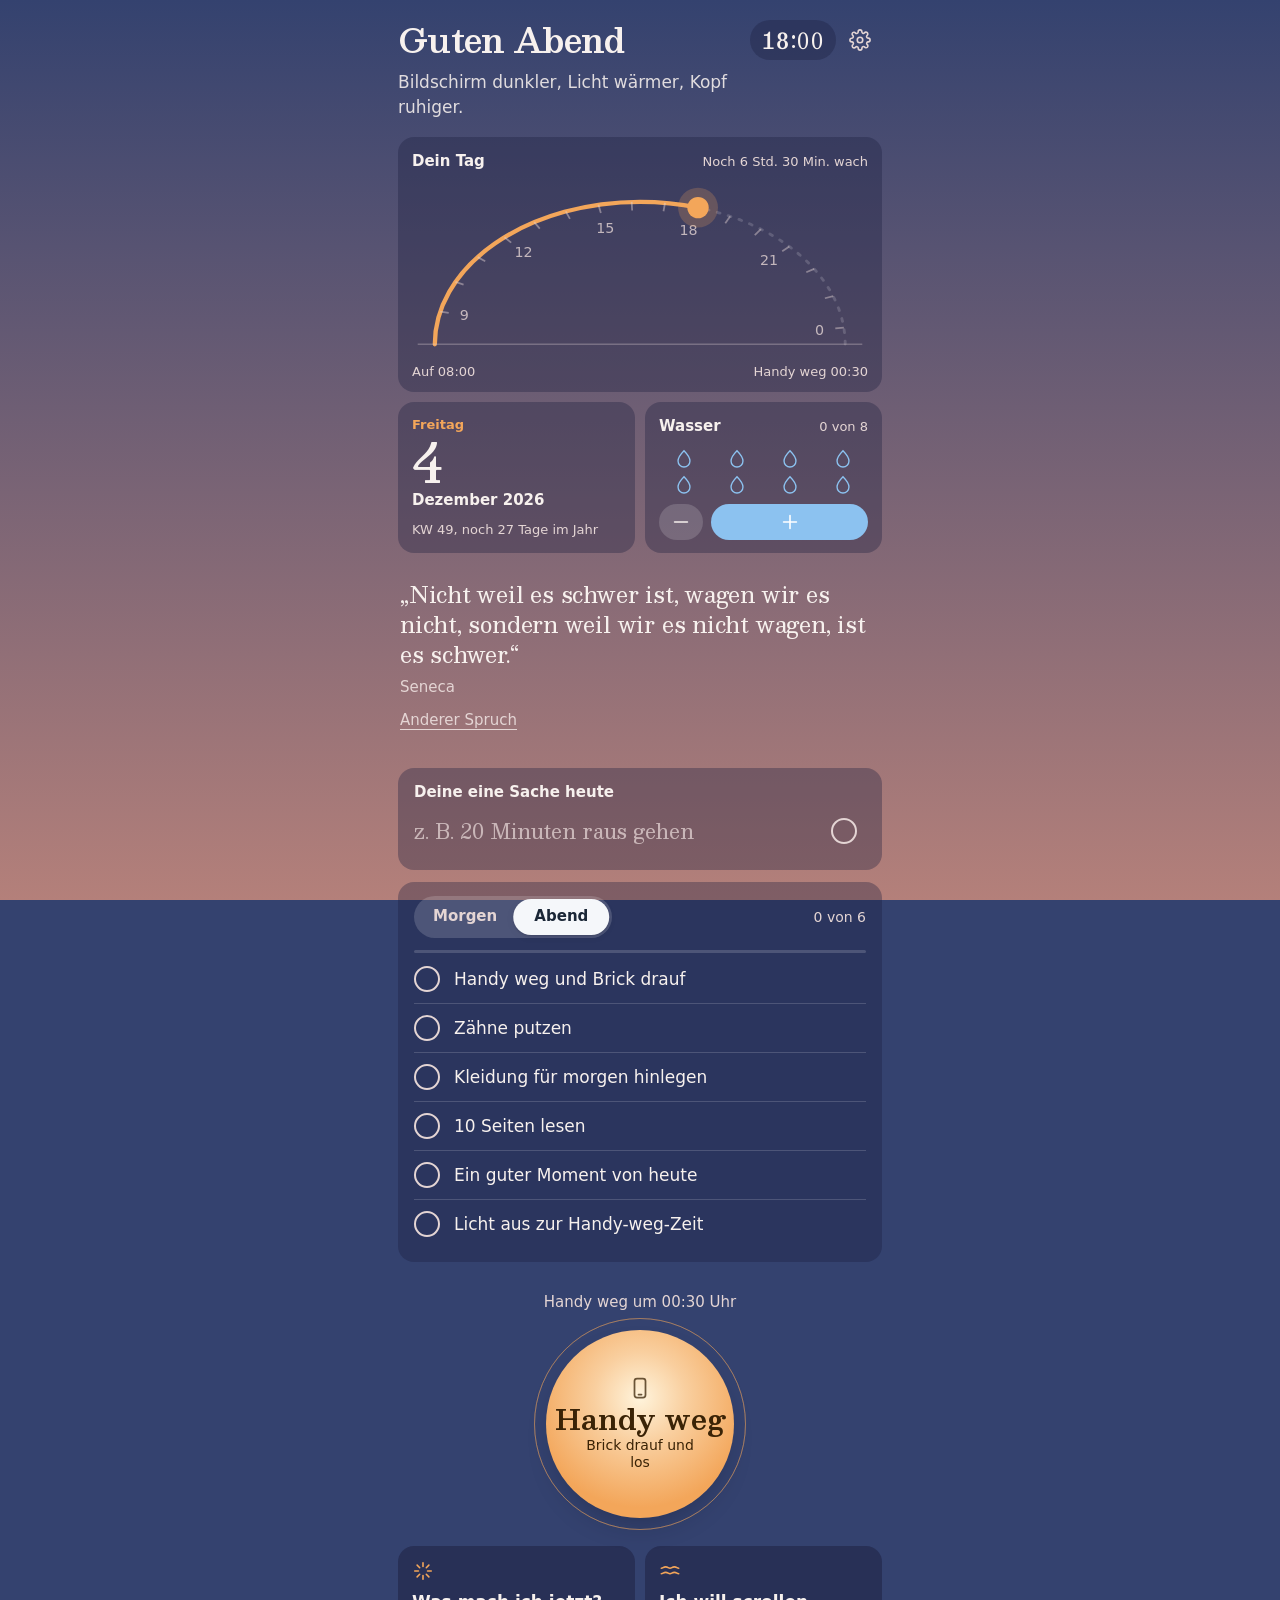
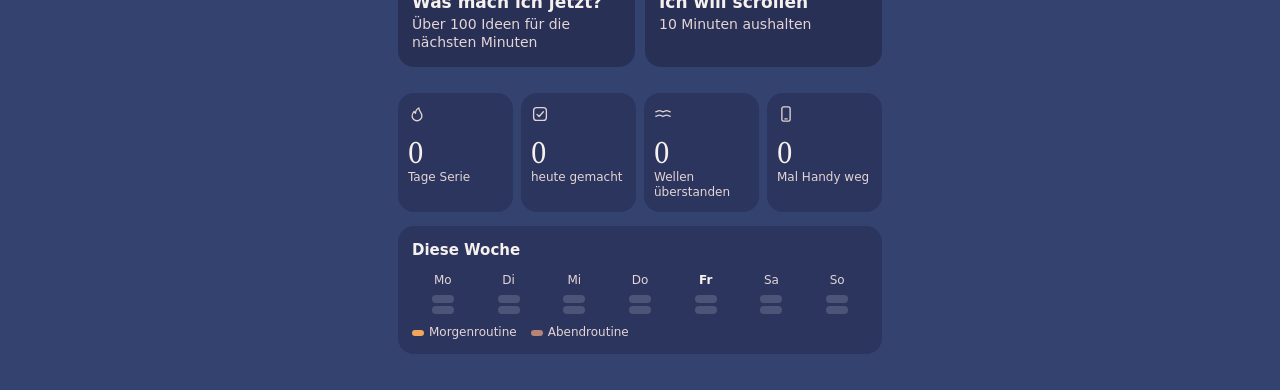
<file: app/index.html>
<!DOCTYPE html>
<html lang="de">
<head>
  <meta charset="utf-8">
  <meta name="viewport" content="width=device-width, initial-scale=1, viewport-fit=cover, interactive-widget=resizes-content">
  <title>Tag</title>
  <meta name="description" content="Dein Tagesrhythmus: Routinen, Handy weg, Ideen für jetzt.">
  <meta name="theme-color" content="#bfd8ec">
  <meta name="apple-mobile-web-app-capable" content="yes">
  <meta name="mobile-web-app-capable" content="yes">
  <meta name="apple-mobile-web-app-status-bar-style" content="default">
  <meta name="apple-mobile-web-app-title" content="Tag">
  <link rel="manifest" href="manifest.webmanifest">
  <link rel="icon" href="icons/icon.svg" type="image/svg+xml">
  <link rel="apple-touch-icon" href="icons/apple-touch-icon.png">
  <link rel="preload" href="fonts/besley-latin.woff2" as="font" type="font/woff2" crossorigin>
  <link rel="stylesheet" href="styles.css">
</head>
<body>
  <div class="sky" aria-hidden="true"></div>

  <!-- Wiederverwendbare Icons: 24er Raster, eine Strichstärke -->
  <svg width="0" height="0" style="position:absolute" aria-hidden="true">
    <defs>
      <symbol id="i-gear" viewBox="0 0 24 24"><circle cx="12" cy="12" r="3"/><path d="M19.4 15a1.7 1.7 0 0 0 .3 1.8l.1.1a2 2 0 1 1-2.8 2.8l-.1-.1a1.7 1.7 0 0 0-1.8-.3 1.7 1.7 0 0 0-1 1.5V21a2 2 0 1 1-4 0v-.1a1.7 1.7 0 0 0-1.1-1.5 1.7 1.7 0 0 0-1.8.3l-.1.1a2 2 0 1 1-2.8-2.8l.1-.1a1.7 1.7 0 0 0 .3-1.8 1.7 1.7 0 0 0-1.5-1H3a2 2 0 1 1 0-4h.1a1.7 1.7 0 0 0 1.5-1.1 1.7 1.7 0 0 0-.3-1.8l-.1-.1a2 2 0 1 1 2.8-2.8l.1.1a1.7 1.7 0 0 0 1.8.3H9a1.7 1.7 0 0 0 1-1.5V3a2 2 0 1 1 4 0v.1a1.7 1.7 0 0 0 1 1.5 1.7 1.7 0 0 0 1.8-.3l.1-.1a2 2 0 1 1 2.8 2.8l-.1.1a1.7 1.7 0 0 0-.3 1.8V9a1.7 1.7 0 0 0 1.5 1H21a2 2 0 1 1 0 4h-.1a1.7 1.7 0 0 0-1.5 1Z"/></symbol>
      <symbol id="i-dumbbell" viewBox="0 0 24 24"><path d="M6.5 6.5v11M17.5 6.5v11M3.5 9v6M20.5 9v6M6.5 12h11"/></symbol>
      <symbol id="i-bolt" viewBox="0 0 24 24"><path d="M13 2.5 4.5 13.5H11l-1 8 8.5-11H12l1-8Z"/></symbol>
      <symbol id="i-target" viewBox="0 0 24 24"><circle cx="12" cy="12" r="9"/><circle cx="12" cy="12" r="5"/><circle cx="12" cy="12" r="1"/></symbol>
      <symbol id="i-book" viewBox="0 0 24 24"><path d="M12 6.5C10.5 5 8 4.5 4 4.5v14c4 0 6.5.5 8 2 1.5-1.5 4-2 8-2v-14c-4 0-6.5.5-8 2Z"/><path d="M12 6.5v14"/></symbol>
      <symbol id="i-hammer" viewBox="0 0 24 24"><path d="m14 7-9.5 9.5a1.8 1.8 0 0 0 2.5 2.5L16.5 9.5"/><path d="m12.5 5.5 3-3 6 6-3 3-1.5-1.5-1.5 1.5-4.5-4.5 1.5-1.5Z"/></symbol>
      <symbol id="i-tree" viewBox="0 0 24 24"><path d="M12 21v-6"/><path d="M12 3c-3.3 0-6 2.6-6 5.8 0 1 .3 1.9.7 2.7A4 4 0 0 0 9 18.5h6a4 4 0 0 0 2.3-7c.4-.8.7-1.7.7-2.7C18 5.6 15.3 3 12 3Z"/></symbol>
      <symbol id="i-check" viewBox="0 0 24 24"><rect x="3.5" y="3.5" width="17" height="17" rx="4"/><path d="m8 12.5 2.8 2.8L16.5 9"/></symbol>
      <symbol id="i-wave" viewBox="0 0 24 24"><path d="M2.5 9c2 0 2-1.5 4.75-1.5S10 9 12 9s2-1.5 4.75-1.5S19.5 9 21.5 9"/><path d="M2.5 15c2 0 2-1.5 4.75-1.5S10 15 12 15s2-1.5 4.75-1.5S19.5 15 21.5 15"/></symbol>
      <symbol id="i-chat" viewBox="0 0 24 24"><path d="M20.5 12a8 8 0 0 1-11.7 7.1L3.5 20.5l1.4-4.6A8 8 0 1 1 20.5 12Z"/></symbol>
      <symbol id="i-drop" viewBox="0 0 24 24"><path d="M12 3s6.5 6.6 6.5 11.2A6.5 6.5 0 0 1 5.5 14.2C5.5 9.6 12 3 12 3Z"/></symbol>
      <symbol id="i-flame" viewBox="0 0 24 24"><path d="M12 21a6.5 6.5 0 0 0 6.5-6.5c0-4.5-4-6-4-10.5-3 1.5-4.5 4.5-4.5 7-1-.5-1.5-1.5-1.8-2.5C6.8 10 5.5 12 5.5 14.5A6.5 6.5 0 0 0 12 21Z"/></symbol>
      <symbol id="i-phone" viewBox="0 0 24 24"><rect x="6.5" y="2.5" width="11" height="19" rx="2.5"/><path d="M10.5 18.5h3"/></symbol>
      <symbol id="i-spark" viewBox="0 0 24 24"><path d="M12 3v4M12 17v4M3 12h4M17 12h4M5.6 5.6l2.8 2.8M15.6 15.6l2.8 2.8M5.6 18.4l2.8-2.8M15.6 8.4l2.8-2.8"/></symbol>
      <symbol id="i-shuffle" viewBox="0 0 24 24"><path d="M3 7h3.5c4.5 0 6.5 10 11 10H21M3 17h3.5c1.6 0 2.8-1.3 3.8-2.8M14 9.8c1-1.5 2.1-2.8 3.5-2.8H21M18.5 4.5 21 7l-2.5 2.5M18.5 14.5 21 17l-2.5 2.5"/></symbol>
      <symbol id="i-chevron" viewBox="0 0 24 24"><path d="m15 18-6-6 6-6"/></symbol>
      <symbol id="i-plus" viewBox="0 0 24 24"><path d="M12 5v14M5 12h14"/></symbol>
      <symbol id="i-minus" viewBox="0 0 24 24"><path d="M5 12h14"/></symbol>
    </defs>
  </svg>

  <main class="page">
    <header class="top">
      <div class="top-left">
        <h1 class="greeting" id="greeting">Guten Morgen</h1>
      </div>
      <div class="top-right">
        <time class="clock" id="clock" aria-live="off">
          <span class="clock-d" data-i="0"></span><span class="clock-d" data-i="1"></span><span class="clock-colon" aria-hidden="true">:</span><span class="clock-d" data-i="2"></span><span class="clock-d" data-i="3"></span>
        </time>
        <button class="icon-btn" id="openSettings" aria-label="Einstellungen">
          <svg class="ic"><use href="#i-gear"/></svg>
        </button>
      </div>
    </header>
    <p class="nudge" id="nudge"></p>

    <!-- Widgets -->
    <section class="widgets" aria-label="Überblick">
      <article class="w w-arc" aria-labelledby="arcTitle">
        <div class="w-head">
          <h2 class="w-title" id="arcTitle">Dein Tag</h2>
          <p class="w-meta" id="arcMeta"></p>
        </div>
        <svg class="arc" viewBox="0 0 320 128" aria-hidden="true">
          <path id="arcTrack" class="arc-track" d="M16 116 A144 100 0 0 1 304 116"/>
          <path id="arcDone" class="arc-done" d="M16 116 A144 100 0 0 1 304 116"/>
          <g id="arcTicks" class="arc-ticks"></g>
          <line class="arc-horizon" x1="4" y1="116" x2="316" y2="116"/>
          <g id="arcSun" class="arc-sun">
            <circle r="14" class="sun-halo"/>
            <circle r="7.5" class="sun-core"/>
          </g>
        </svg>
        <div class="arc-ends">
          <span id="arcWake"></span>
          <span id="arcBed"></span>
        </div>
      </article>

      <article class="w w-date" aria-label="Datum">
        <p class="wd-weekday" id="wdWeekday"></p>
        <p class="wd-day" id="wdDay"></p>
        <p class="wd-month" id="wdMonth"></p>
        <p class="wd-week" id="wdWeek"></p>
      </article>

      <article class="w w-water" aria-labelledby="waterTitle">
        <div class="w-head">
          <h2 class="w-title" id="waterTitle">Wasser</h2>
          <p class="w-meta"><span id="waterCount">0</span> von 8</p>
        </div>
        <div class="drops" id="drops" aria-hidden="true"></div>
        <div class="water-btns">
          <button class="round-btn" id="waterMinus" aria-label="Ein Glas weniger"><svg class="ic"><use href="#i-minus"/></svg></button>
          <button class="round-btn primary" id="waterPlus" aria-label="Ein Glas getrunken"><svg class="ic"><use href="#i-plus"/></svg></button>
        </div>
      </article>
    </section>

    <figure class="quote" id="quote">
      <blockquote id="quoteText"></blockquote>
      <figcaption id="quoteBy"></figcaption>
      <button class="text-btn" id="nextQuote">Anderer Spruch</button>
    </figure>

    <section class="panel focus">
      <label for="focusInput" class="panel-title">Deine eine Sache heute</label>
      <div class="focus-row">
        <input id="focusInput" type="text" placeholder="z. B. 20 Minuten raus gehen" autocomplete="off" enterkeyhint="done">
        <button class="check-btn" id="focusDone" aria-label="Eine Sache erledigt" aria-pressed="false"><i class="check" aria-hidden="true"></i></button>
      </div>
    </section>

    <section class="panel routine">
      <div class="routine-head">
        <div class="seg" role="tablist" aria-label="Routine">
          <span class="seg-pill" aria-hidden="true"></span>
          <button role="tab" id="tabMorning" aria-selected="true">Morgen</button>
          <button role="tab" id="tabEvening" aria-selected="false">Abend</button>
        </div>
        <p class="routine-count" id="routineCount"></p>
      </div>
      <div class="routine-bar" aria-hidden="true"><span id="routineBar"></span></div>
      <ul class="checklist" id="routineList"></ul>
    </section>

    <section class="phone-down" id="phoneDown">
      <p class="pd-time" id="bedtimeInfo"></p>
      <button class="pd-btn" id="brickBtn">
        <svg class="ic pd-ic" aria-hidden="true"><use href="#i-phone"/></svg>
        <span class="pd-label">Handy weg</span>
        <span class="pd-sub" id="brickSub">Brick drauf und los</span>
      </button>
    </section>

    <div class="actions">
      <button class="action" id="openIdeas">
        <svg class="ic action-ic" aria-hidden="true"><use href="#i-spark"/></svg>
        <span class="action-title">Was mach ich jetzt?</span>
        <span class="action-sub">Über 100 Ideen für die nächsten Minuten</span>
      </button>
      <button class="action action-urge" id="openUrge">
        <svg class="ic action-ic" aria-hidden="true"><use href="#i-wave"/></svg>
        <span class="action-title">Ich will scrollen</span>
        <span class="action-sub">10 Minuten aushalten</span>
      </button>
    </div>

    <section class="widgets stats" aria-label="Deine Zahlen">
      <article class="w w-stat">
        <svg class="ic stat-ic" aria-hidden="true"><use href="#i-flame"/></svg>
        <p class="stat-num" id="statStreak">0</p>
        <p class="stat-label" id="statStreakLabel">Tage Serie</p>
      </article>
      <article class="w w-stat">
        <svg class="ic stat-ic" aria-hidden="true"><use href="#i-check"/></svg>
        <p class="stat-num" id="statDone">0</p>
        <p class="stat-label">heute gemacht</p>
      </article>
      <article class="w w-stat">
        <svg class="ic stat-ic" aria-hidden="true"><use href="#i-wave"/></svg>
        <p class="stat-num" id="statWaves">0</p>
        <p class="stat-label">Wellen überstanden</p>
      </article>
      <article class="w w-stat">
        <svg class="ic stat-ic" aria-hidden="true"><use href="#i-phone"/></svg>
        <p class="stat-num" id="statBrick">0</p>
        <p class="stat-label">Mal Handy weg</p>
      </article>
    </section>

    <section class="week" aria-labelledby="weekTitle">
      <h2 class="w-title" id="weekTitle">Diese Woche</h2>
      <ol class="week-days" id="weekDays"></ol>
    </section>
  </main>

  <!-- Ideen -->
  <dialog class="sheet" id="ideasSheet" aria-labelledby="ideasTitle">
    <div class="sheet-inner">
      <div class="sheet-grabber" aria-hidden="true"></div>
      <div class="sheet-head">
        <button class="text-btn back" id="ideasBack" hidden><svg class="ic ic-sm"><use href="#i-chevron"/></svg>Zurück</button>
        <h2 id="ideasTitle">Was mach ich jetzt?</h2>
        <button class="text-btn done-btn" data-close>Fertig</button>
      </div>
      <div class="ideas-body" id="ideasBody"></div>
    </div>
  </dialog>

  <!-- Drang -->
  <dialog class="sheet urge" id="urgeSheet" aria-labelledby="urgeTitle">
    <div class="sheet-inner">
      <div class="sheet-grabber" aria-hidden="true"></div>
      <div class="sheet-head">
        <span></span>
        <h2 id="urgeTitle">Durchhalten</h2>
        <button class="text-btn done-btn" data-close>Schließen</button>
      </div>
      <p class="urge-lead">Der Drang ist eine Welle. Sie steigt und sie fällt wieder. Halte zehn Minuten durch, dann entscheidest du neu.</p>
      <div class="timer-wrap">
        <svg class="timer-ring" viewBox="0 0 200 200" aria-hidden="true">
          <circle cx="100" cy="100" r="88" class="tr-track"/>
          <circle cx="100" cy="100" r="88" class="tr-fill" id="timerFill"/>
        </svg>
        <div class="breath" aria-hidden="true"><span></span></div>
        <div class="timer" id="timer" role="timer">10:00</div>
      </div>
      <p class="breath-label" id="breathLabel">Einatmen</p>
      <p class="urge-try">Stattdessen jetzt:<br><strong id="urgeIdea"></strong></p>
      <div class="urge-buttons">
        <button class="text-btn" id="urgeOther">Andere Idee</button>
        <button class="pill" id="urgeWon">Geschafft, Drang ist weg</button>
      </div>
    </div>
  </dialog>

  <!-- Einstellungen -->
  <dialog class="sheet" id="settingsSheet" aria-labelledby="settingsTitle">
    <div class="sheet-inner">
      <div class="sheet-grabber" aria-hidden="true"></div>
      <div class="sheet-head">
        <span></span>
        <h2 id="settingsTitle">Einstellungen</h2>
        <button class="text-btn done-btn" data-close>Fertig</button>
      </div>

      <div class="field two">
        <div>
          <label for="waketime">Aufstehen um</label>
          <input type="time" id="waketime">
        </div>
        <div>
          <label for="bedtime">Handy weg um</label>
          <input type="time" id="bedtime">
        </div>
      </div>
      <p class="hint">Tipp: Jede Woche 15 Minuten früher. Von 1:00 langsam Richtung 23:00.</p>

      <div class="field">
        <span class="field-label">Morgenroutine</span>
        <ul class="edit-list" id="editMorning"></ul>
        <form class="add-row" data-list="morning">
          <input type="text" placeholder="Neuer Punkt" aria-label="Neuer Punkt für Morgenroutine">
          <button class="pill small">Hinzufügen</button>
        </form>
      </div>

      <div class="field">
        <span class="field-label">Abendroutine</span>
        <ul class="edit-list" id="editEvening"></ul>
        <form class="add-row" data-list="evening">
          <input type="text" placeholder="Neuer Punkt" aria-label="Neuer Punkt für Abendroutine">
          <button class="pill small">Hinzufügen</button>
        </form>
      </div>

      <div class="field">
        <span class="field-label">Aufs iPhone holen</span>
        <p class="hint">In Safari öffnen, unten auf Teilen tippen, dann „Zum Home-Bildschirm“. Deine Daten bleiben nur auf diesem Gerät.</p>
      </div>

      <div class="field">
        <span class="field-label">Andere Versionen</span>
        <p class="hint">Knete, Raster und Notizbuch: gleiche Daten, anderer Look. <a href="varianten.html" style="color:inherit">Alle ansehen</a></p>
      </div>

      <div class="field">
        <button class="text-btn danger" id="resetAll">Alles zurücksetzen</button>
      </div>
    </div>
  </dialog>

  <div class="toast" id="toast" role="status" aria-live="polite"></div>

  <script src="data.js"></script>
  <script src="app.js"></script>
</body>
</html>
</file>
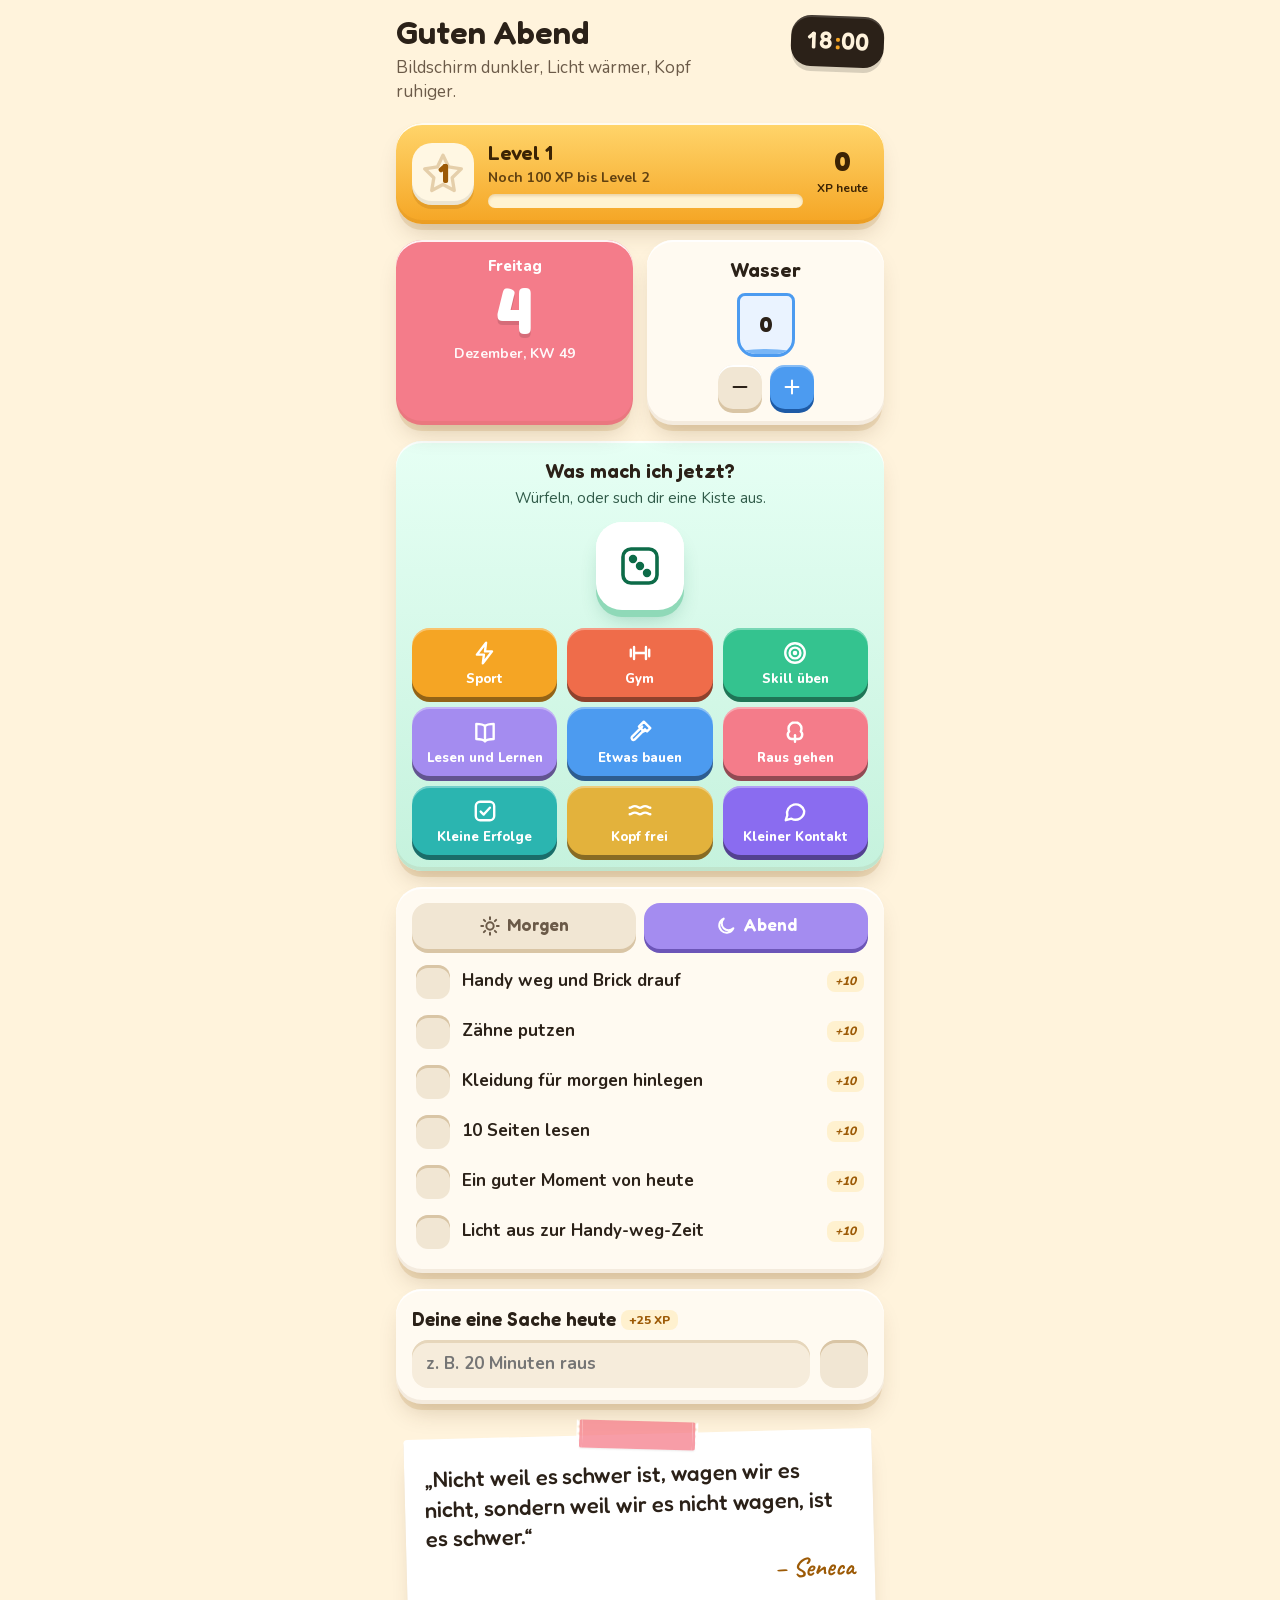
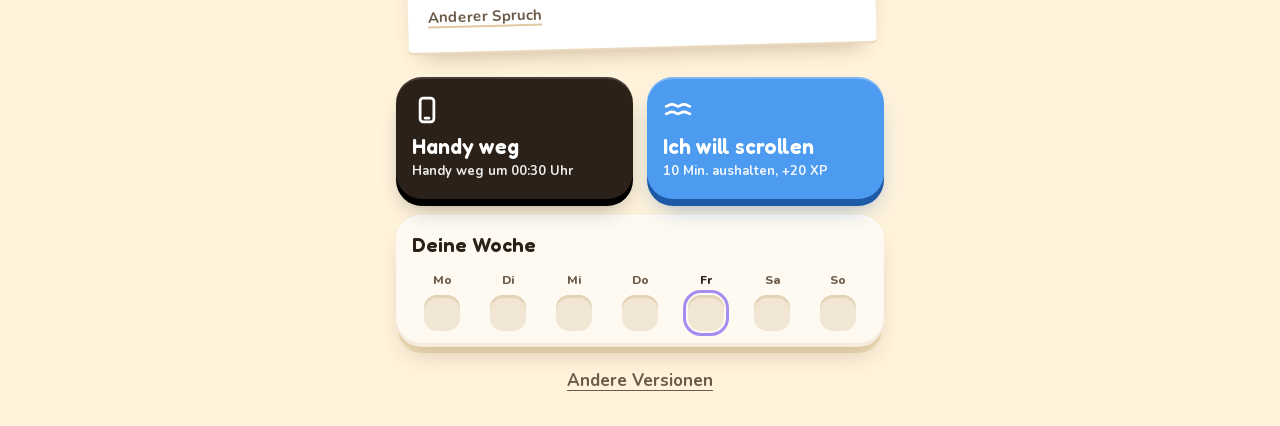
<file: app/v/knete/index.html>
<!DOCTYPE html>
<html lang="de">
<head>
  <meta charset="utf-8">
  <meta name="viewport" content="width=device-width, initial-scale=1, viewport-fit=cover, interactive-widget=resizes-content">
  <title>Tag · Knete</title>
  <meta name="theme-color" content="#fff3dc">
  <meta name="apple-mobile-web-app-capable" content="yes">
  <meta name="apple-mobile-web-app-title" content="Tag">
  <link rel="apple-touch-icon" href="../../icons/apple-touch-icon.png">
  <link rel="preload" href="../../fonts/fredoka-latin.woff2" as="font" type="font/woff2" crossorigin>
  <link rel="preload" href="../../fonts/caveat-latin.woff2" as="font" type="font/woff2" crossorigin>
  <link rel="stylesheet" href="style.css">
</head>
<body>
  <main class="page">
    <header class="top">
      <div>
        <p class="hello" id="hello"></p>
        <p class="nudge" id="nudge"></p>
      </div>
      <time class="clock" id="clock"><span class="d"></span><span class="d"></span><span class="colon">:</span><span class="d"></span><span class="d"></span></time>
    </header>

    <!-- Level -->
    <section class="clay level" aria-labelledby="lvlTitle">
      <div class="lvl-badge" aria-hidden="true"><svg class="ic"><use href="../../icons.svg#i-star"/></svg><span id="lvlNum">1</span></div>
      <div class="lvl-txt">
        <h2 id="lvlTitle">Level <span id="lvlNum2">1</span></h2>
        <p id="lvlSub">Noch 100 XP bis Level 2</p>
        <div class="xp"><span id="xpBar"></span></div>
      </div>
      <p class="xp-today"><b id="xpToday">0</b><small>XP heute</small></p>
    </section>

    <div class="row2">
      <section class="clay date" aria-label="Datum">
        <p class="date-wd" id="dateWd"></p>
        <p class="date-num" id="dateNum"></p>
        <p class="date-mo" id="dateMo"></p>
      </section>
      <section class="clay water" aria-labelledby="waterT">
        <h2 id="waterT">Wasser</h2>
        <div class="glass" aria-hidden="true"><span id="glassFill"></span><b id="waterNum">0</b></div>
        <div class="water-btns">
          <button class="nub" id="waterMinus" aria-label="Ein Glas weniger"><svg class="ic"><use href="../../icons.svg#i-minus"/></svg></button>
          <button class="nub blue" id="waterPlus" aria-label="Ein Glas getrunken"><svg class="ic"><use href="../../icons.svg#i-plus"/></svg></button>
        </div>
      </section>
    </div>

    <!-- Würfel -->
    <section class="clay dice-box" aria-labelledby="diceT">
      <h2 id="diceT">Was mach ich jetzt?</h2>
      <p class="dice-sub">Würfeln, oder such dir eine Kiste aus.</p>
      <button class="dice" id="dice" aria-label="Würfeln"><svg class="ic"><use href="../../icons.svg#i-dice"/></svg></button>
      <div class="dice-result" id="diceResult" hidden>
        <p class="dr-group" id="drGroup"></p>
        <p class="dr-text" id="drText"></p>
        <div class="dr-btns">
          <button class="chip" id="drAgain">Nochmal</button>
          <button class="chip go" id="drGo">Mach ich +15 XP</button>
        </div>
      </div>
      <div class="boxes" id="boxes"></div>
    </section>

    <section class="clay routine">
      <div class="tabs" role="tablist" aria-label="Routine">
        <button role="tab" id="tM" aria-selected="true"><svg class="ic"><use href="../../icons.svg#i-sun"/></svg>Morgen</button>
        <button role="tab" id="tE" aria-selected="false"><svg class="ic"><use href="../../icons.svg#i-moon"/></svg>Abend</button>
      </div>
      <ul class="todo" id="todo"></ul>
    </section>

    <section class="clay focus">
      <label for="focus">Deine eine Sache heute <small>+25 XP</small></label>
      <div class="focus-row">
        <input id="focus" type="text" placeholder="z. B. 20 Minuten raus" autocomplete="off" enterkeyhint="done">
        <button class="tick" id="focusDone" aria-label="Erledigt" aria-pressed="false"></button>
      </div>
    </section>

    <figure class="quote">
      <span class="tape" aria-hidden="true"></span>
      <blockquote id="qText"></blockquote>
      <figcaption class="q-by" id="qBy"></figcaption>
      <button class="link" id="qNext">Anderer Spruch</button>
    </figure>

    <div class="big-btns">
      <button class="big phone" id="brick">
        <svg class="ic"><use href="../../icons.svg#i-phone"/></svg>
        <b>Handy weg</b>
        <small id="bedInfo"></small>
      </button>
      <button class="big wave" id="urge">
        <svg class="ic"><use href="../../icons.svg#i-wave"/></svg>
        <b>Ich will scrollen</b>
        <small>10 Min. aushalten, +20 XP</small>
      </button>
    </div>

    <section class="clay week" aria-labelledby="weekT">
      <h2 id="weekT">Deine Woche</h2>
      <ol class="wk" id="wk"></ol>
    </section>

    <p class="foot"><a href="../../varianten.html">Andere Versionen</a></p>
  </main>

  <dialog class="sheet" id="boxSheet" aria-labelledby="boxTitle">
    <div class="sheet-in">
      <div class="sheet-top"><h2 id="boxTitle"></h2><button class="nub" data-close aria-label="Schließen"><svg class="ic"><use href="../../icons.svg#i-x"/></svg></button></div>
      <ul class="idea-list" id="boxList"></ul>
    </div>
  </dialog>

  <dialog class="sheet urge" id="urgeSheet" aria-labelledby="urgeT">
    <div class="sheet-in">
      <div class="sheet-top"><h2 id="urgeT">Welle reiten</h2><button class="nub" data-close aria-label="Schließen"><svg class="ic"><use href="../../icons.svg#i-x"/></svg></button></div>
      <div class="blob-wrap"><div class="blob" aria-hidden="true"></div><p class="u-time" id="uTime">10:00</p></div>
      <p class="u-breath" id="uBreath">Einatmen</p>
      <p class="u-idea">Stattdessen: <b id="uIdea"></b></p>
      <div class="dr-btns center">
        <button class="chip" id="uOther">Andere Idee</button>
        <button class="chip go" id="uWon">Geschafft +20 XP</button>
      </div>
    </div>
  </dialog>

  <script src="../../data.js"></script>
  <script src="../../core.js"></script>
  <script src="ui.js"></script>
</body>
</html>
</file>
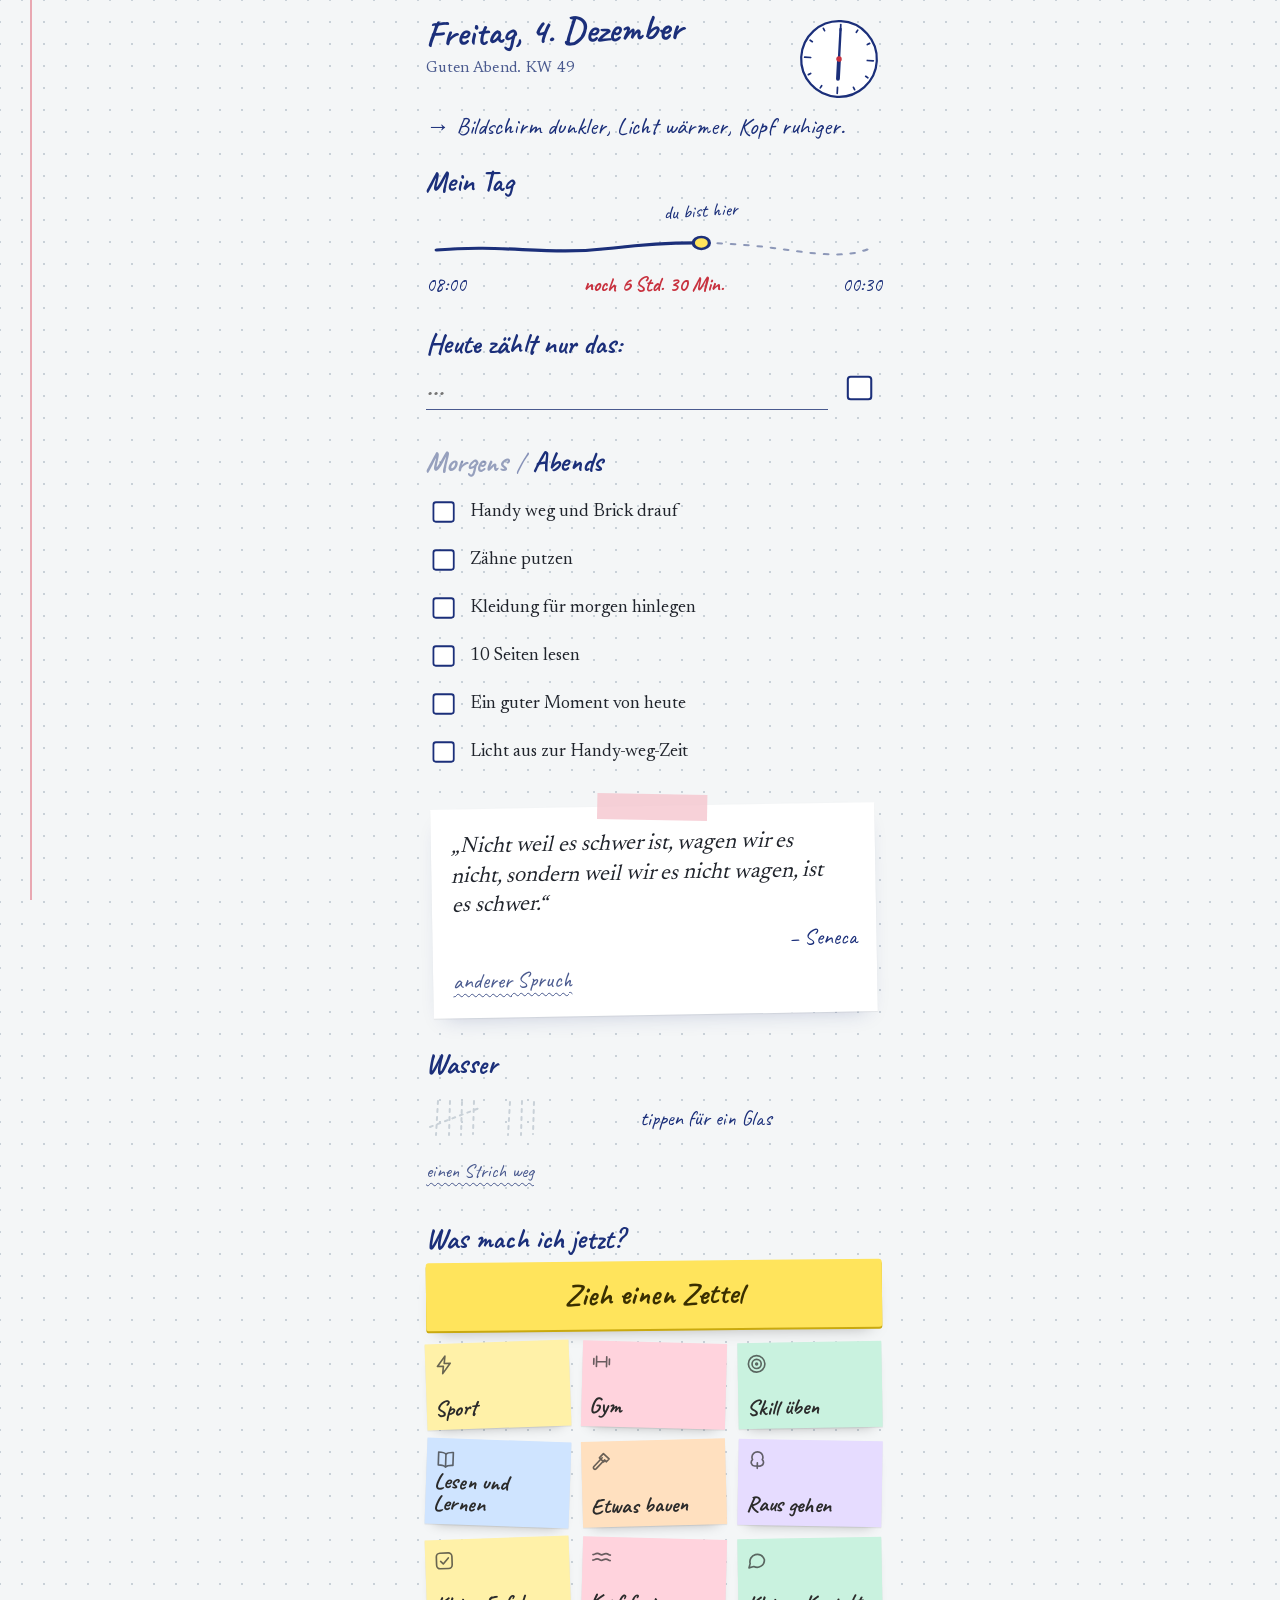
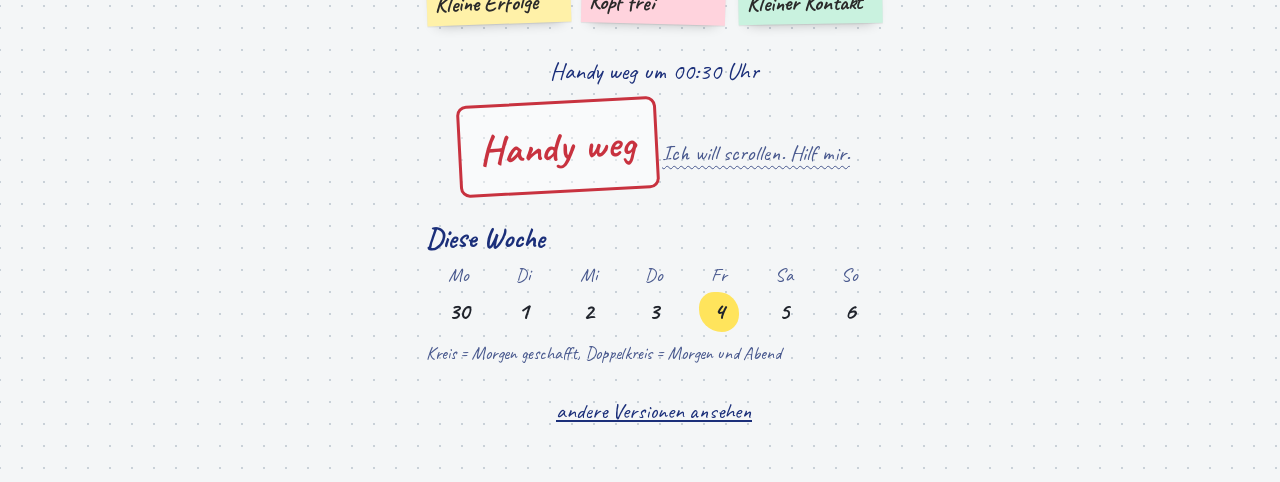
<file: app/v/notizbuch/index.html>
<!DOCTYPE html>
<html lang="de">
<head>
  <meta charset="utf-8">
  <meta name="viewport" content="width=device-width, initial-scale=1, viewport-fit=cover, interactive-widget=resizes-content">
  <title>Tag · Notizbuch</title>
  <meta name="theme-color" content="#f4f6f7">
  <meta name="apple-mobile-web-app-capable" content="yes">
  <meta name="apple-mobile-web-app-title" content="Tag">
  <link rel="apple-touch-icon" href="../../icons/apple-touch-icon.png">
  <link rel="preload" href="../../fonts/caveat-latin.woff2" as="font" type="font/woff2" crossorigin>
  <link rel="preload" href="../../fonts/newsreader-latin.woff2" as="font" type="font/woff2" crossorigin>
  <link rel="stylesheet" href="style.css">
</head>
<body>
  <main class="page">
    <header class="head">
      <div>
        <p class="hand date" id="date"></p>
        <p class="hello" id="hello"></p>
      </div>
      <svg class="watch" id="watch" viewBox="0 0 100 100" role="img" aria-label="Uhr">
        <circle cx="50" cy="50" r="44" class="w-face"/>
        <g id="wTicks" class="w-ticks"></g>
        <line x1="50" y1="50" x2="50" y2="27" class="w-hour" id="wHour"/>
        <line x1="50" y1="50" x2="50" y2="15" class="w-min" id="wMin"/>
        <circle cx="50" cy="50" r="3.2" class="w-pin"/>
      </svg>
    </header>
    <p class="nudge hand" id="nudge"></p>

    <!-- Tageslinie -->
    <section class="sec">
      <h2 class="hand h">Mein Tag</h2>
      <div class="line-wrap">
        <svg class="dayline" viewBox="0 0 340 70" aria-hidden="true" preserveAspectRatio="none">
          <path id="dayPath" d="M8 46 C 60 40, 90 52, 140 44 S 230 38, 270 46 S 320 50, 332 44" class="dl-path"/>
          <path id="dayDone" d="M8 46 C 60 40, 90 52, 140 44 S 230 38, 270 46 S 320 50, 332 44" class="dl-done"/>
          <g id="dayYou"><circle r="6" class="dl-dot"/></g>
        </svg>
        <p class="hand you" id="youLabel">du bist hier</p>
      </div>
      <div class="ends hand"><span id="dWake"></span><span id="dLeft"></span><span id="dBed"></span></div>
    </section>

    <!-- Eine Sache -->
    <section class="sec">
      <h2 class="hand h"><label for="focus">Heute zählt nur das:</label></h2>
      <div class="focus-row">
        <span class="hl-wrap"><input id="focus" type="text" placeholder="…" autocomplete="off" enterkeyhint="done"><span class="hl" aria-hidden="true"></span></span>
        <button class="cb" id="focusDone" aria-label="Erledigt" aria-pressed="false"><svg viewBox="0 0 32 32" aria-hidden="true"><rect x="3" y="4" width="25" height="24" rx="3" class="cb-box"/><path d="M8 17 L14 23 L28 6" class="cb-tick"/></svg></button>
      </div>
    </section>

    <!-- Routine -->
    <section class="sec">
      <div class="tabs" role="tablist" aria-label="Routine">
        <button role="tab" id="tM" class="hand" aria-selected="true">Morgens</button>
        <span class="hand slash" aria-hidden="true">/</span>
        <button role="tab" id="tE" class="hand" aria-selected="false">Abends</button>
      </div>
      <ul class="checks" id="checks"></ul>
    </section>

    <!-- Spruch mit Klebeband -->
    <figure class="note quote">
      <span class="tape" aria-hidden="true"></span>
      <blockquote id="q"></blockquote>
      <figcaption class="hand" id="qBy"></figcaption>
      <button class="hand link" id="qNext">anderer Spruch</button>
    </figure>

    <!-- Wasser als Strichliste -->
    <section class="sec water">
      <h2 class="hand h">Wasser</h2>
      <button class="tally-btn" id="waterPlus" aria-label="Ein Glas getrunken">
        <svg class="tally" id="tally" viewBox="0 0 200 50" aria-hidden="true"></svg>
        <span class="hand tally-hint" id="waterHint"></span>
      </button>
      <button class="hand link small" id="waterMinus">einen Strich weg</button>
    </section>

    <!-- Ideen als Zettel -->
    <section class="sec">
      <h2 class="hand h">Was mach ich jetzt?</h2>
      <button class="pull" id="pull"><span class="hand">Zieh einen Zettel</span></button>
      <div class="drawn" id="drawn" hidden>
        <p class="drawn-g hand" id="drawnG"></p>
        <p class="drawn-t" id="drawnT"></p>
        <div class="drawn-b">
          <button class="hand link" id="drawnAgain">noch einer</button>
          <button class="hand ink-btn" id="drawnGo">mach ich</button>
        </div>
      </div>
      <div class="stickies" id="stickies"></div>
    </section>

    <!-- Stempel -->
    <section class="sec stamp-sec">
      <p class="hand bed" id="bedInfo"></p>
      <button class="stamp-btn" id="stamp" aria-label="Handy weg stempeln">
        <span class="stamp-pad" aria-hidden="true">Handy weg</span>
      </button>
      <div class="stamped" id="stamped" aria-hidden="true"><span>Handy weg</span><small id="stampDate"></small></div>
      <button class="hand link" id="urge">Ich will scrollen. Hilf mir.</button>
    </section>

    <!-- Woche -->
    <section class="sec">
      <h2 class="hand h">Diese Woche</h2>
      <ol class="cal" id="cal"></ol>
      <p class="hand legend">Kreis = Morgen geschafft, Doppelkreis = Morgen und Abend</p>
    </section>

    <p class="foot"><a class="hand" href="../../varianten.html">andere Versionen ansehen</a></p>
  </main>

  <dialog class="sheet" id="noteSheet" aria-labelledby="noteT">
    <div class="sheet-in">
      <div class="sheet-top"><h2 class="hand" id="noteT"></h2><button class="hand link" data-close>zu</button></div>
      <ul class="checks" id="noteList"></ul>
    </div>
  </dialog>

  <dialog class="sheet" id="urgeSheet" aria-labelledby="uT">
    <div class="sheet-in center">
      <div class="sheet-top"><h2 class="hand" id="uT">Kurz atmen</h2><button class="hand link" data-close>zu</button></div>
      <svg class="u-ring" viewBox="0 0 200 200" aria-hidden="true">
        <circle cx="100" cy="100" r="80" class="u-track"/>
        <circle cx="100" cy="100" r="80" class="u-fill" id="uFill"/>
        <circle cx="100" cy="100" r="40" class="u-breath-c"/>
      </svg>
      <p class="u-time" id="uTime">10:00</p>
      <p class="hand u-b" id="uBreath">einatmen</p>
      <p class="u-idea">Stattdessen: <b id="uIdea"></b></p>
      <div class="drawn-b">
        <button class="hand link" id="uOther">andere Idee</button>
        <button class="hand ink-btn" id="uWon">geschafft</button>
      </div>
    </div>
  </dialog>

  <script src="../../data.js"></script>
  <script src="../../core.js"></script>
  <script src="ui.js"></script>
</body>
</html>
</file>
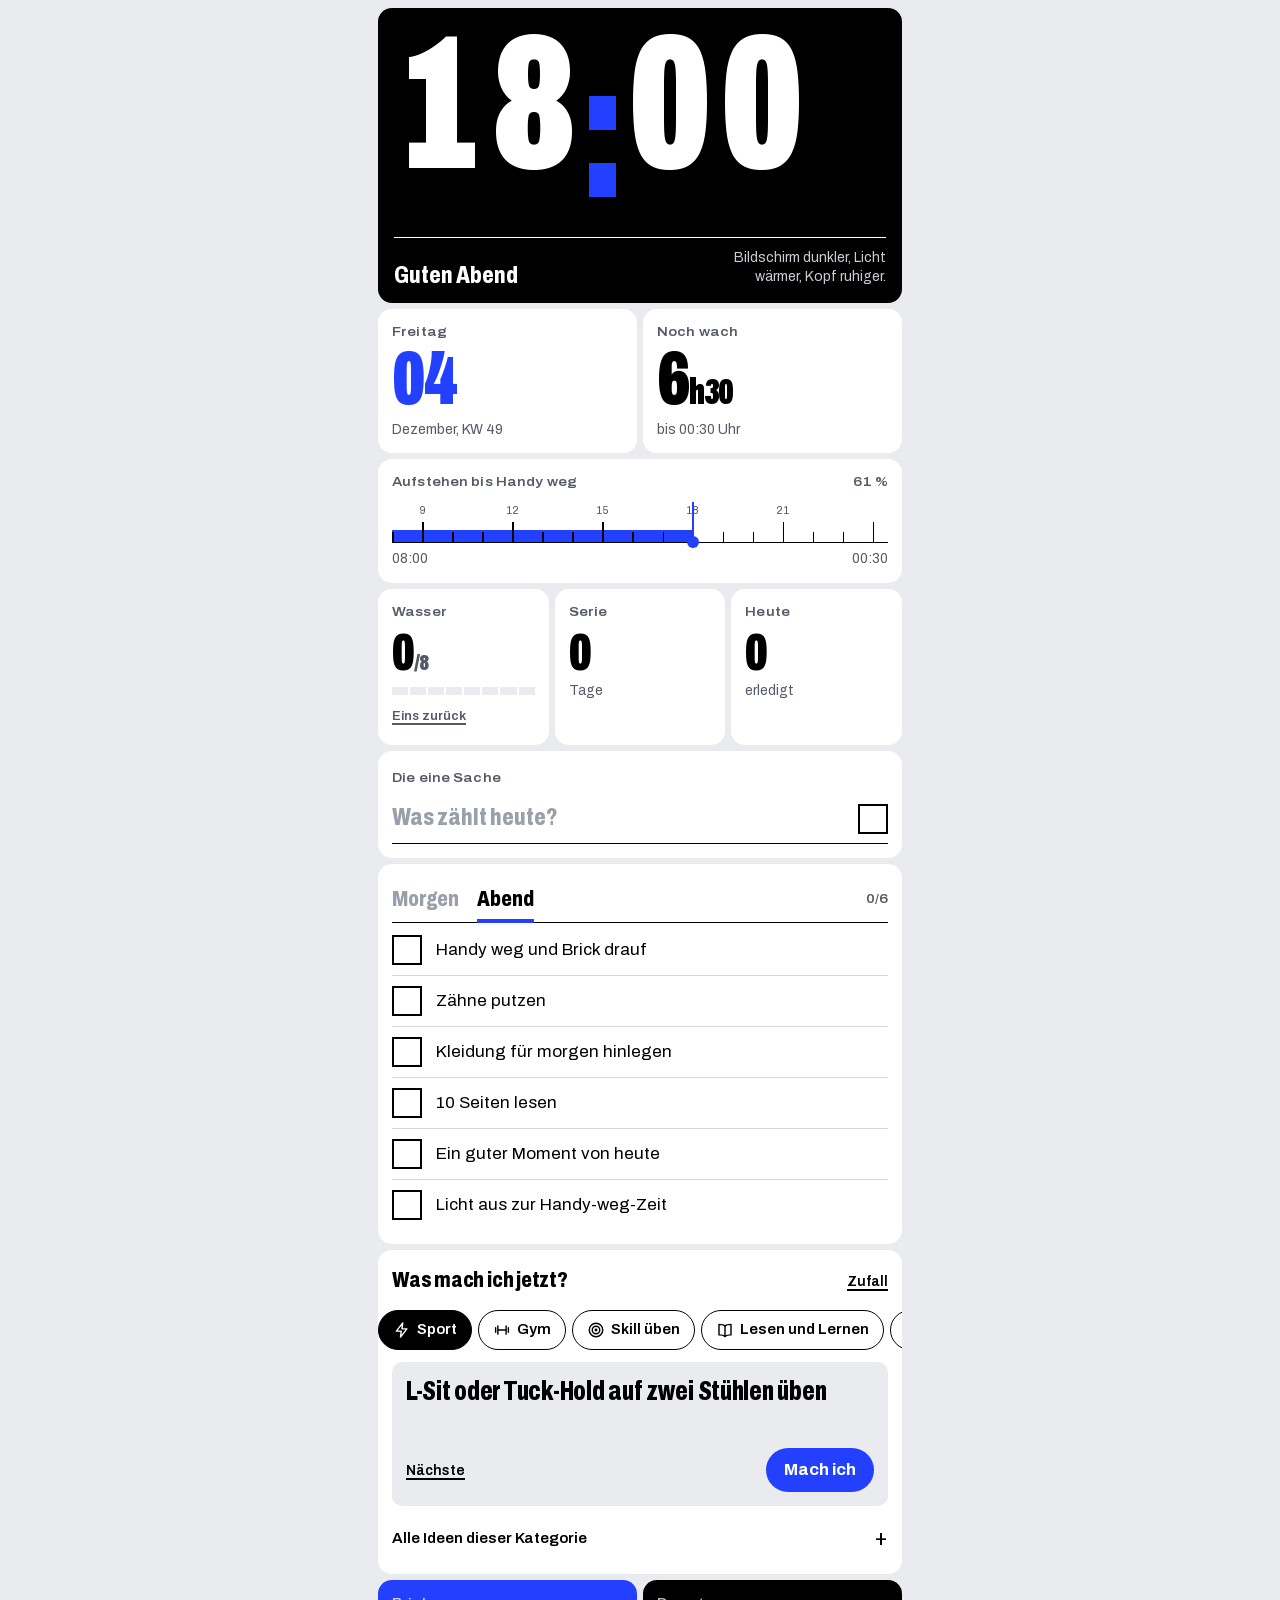
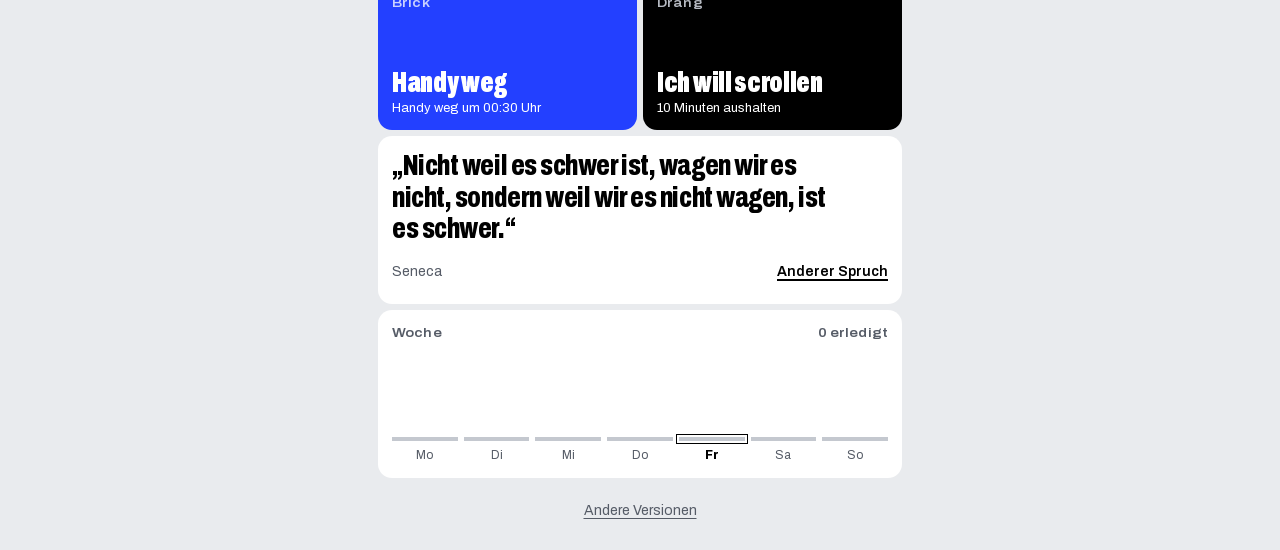
<file: app/v/raster/index.html>
<!DOCTYPE html>
<html lang="de">
<head>
  <meta charset="utf-8">
  <meta name="viewport" content="width=device-width, initial-scale=1, viewport-fit=cover, interactive-widget=resizes-content">
  <title>Tag · Raster</title>
  <meta name="theme-color" content="#e9ebee">
  <meta name="apple-mobile-web-app-capable" content="yes">
  <meta name="apple-mobile-web-app-title" content="Tag">
  <link rel="apple-touch-icon" href="../../icons/apple-touch-icon.png">
  <link rel="preload" href="../../fonts/archivo-latin.woff2" as="font" type="font/woff2" crossorigin>
  <link rel="stylesheet" href="style.css">
</head>
<body>
  <main class="grid">
    <section class="t t-clock" style="--d:0ms" aria-label="Uhrzeit">
      <time class="clock" id="clock"><span class="d"></span><span class="d"></span><span class="colon" aria-hidden="true">:</span><span class="d"></span><span class="d"></span></time>
      <div class="clock-foot">
        <h1 id="hello"></h1>
        <p id="nudge"></p>
      </div>
    </section>

    <section class="t t-date" style="--d:60ms" aria-label="Datum">
      <p class="lbl" id="wd"></p>
      <p class="huge" id="day"></p>
      <p class="sub" id="mo"></p>
    </section>

    <section class="t t-left" style="--d:110ms" aria-label="Wache Zeit">
      <p class="lbl">Noch wach</p>
      <p class="huge" id="leftH"></p>
      <p class="sub" id="leftSub"></p>
    </section>

    <section class="t t-ruler" style="--d:150ms" aria-labelledby="rulerT">
      <div class="row-between"><h2 class="lbl" id="rulerT">Aufstehen bis Handy weg</h2><p class="lbl mono" id="rulerPct"></p></div>
      <div class="ruler" id="ruler" aria-hidden="true"><div class="ruler-fill" id="rulerFill"></div><div class="ruler-ticks" id="rulerTicks"></div><div class="ruler-mark" id="rulerMark"></div></div>
      <div class="row-between sub"><span id="rWake"></span><span id="rBed"></span></div>
    </section>

    <section class="t t-small t-water" style="--d:150ms" aria-labelledby="waterT">
      <h2 class="lbl" id="waterT">Wasser</h2>
      <button class="big-num" id="waterPlus" aria-label="Ein Glas getrunken"><span id="water">0</span><small>/8</small></button>
      <div class="bars" id="waterBars" aria-hidden="true"></div>
      <button class="tiny" id="waterMinus">Eins zurück</button>
    </section>
    <section class="t t-small" style="--d:150ms">
      <h2 class="lbl">Serie</h2>
      <p class="big-num" id="streak">0</p>
      <p class="sub" id="streakSub">Tage</p>
    </section>
    <section class="t t-small" style="--d:150ms">
      <h2 class="lbl">Heute</h2>
      <p class="big-num" id="done">0</p>
      <p class="sub">erledigt</p>
    </section>

    <section class="t t-focus" style="--d:150ms">
      <label class="lbl" for="focus">Die eine Sache</label>
      <div class="focus-row">
        <input id="focus" type="text" placeholder="Was zählt heute?" autocomplete="off" enterkeyhint="done">
        <button class="box" id="focusDone" aria-label="Erledigt" aria-pressed="false"></button>
      </div>
    </section>

    <section class="t t-routine" style="--d:150ms">
      <div class="switch" role="tablist" aria-label="Routine">
        <button role="tab" id="tM" aria-selected="true">Morgen</button>
        <button role="tab" id="tE" aria-selected="false">Abend</button>
        <span class="lbl mono" id="rCount"></span>
      </div>
      <ul class="list" id="list"></ul>
    </section>

    <section class="t t-ideas" style="--d:150ms" aria-labelledby="ideasT">
      <div class="row-between"><h2 class="h" id="ideasT">Was mach ich jetzt?</h2><button class="tiny" id="shuffle">Zufall</button></div>
      <div class="cats" id="cats" role="tablist" aria-label="Kategorien"></div>
      <div class="idea-card">
        <p class="idea-text" id="ideaText"></p>
        <div class="row-between">
          <button class="tiny" id="ideaNext">Nächste</button>
          <button class="solid" id="ideaGo">Mach ich</button>
        </div>
      </div>
      <details class="all">
        <summary>Alle Ideen dieser Kategorie</summary>
        <ul class="list compact" id="ideaList"></ul>
      </details>
    </section>

    <button class="t t-act accent" id="brick" style="--d:150ms">
      <span class="lbl">Brick</span>
      <b>Handy weg</b>
      <small id="bedInfo"></small>
    </button>
    <button class="t t-act ink" id="urge" style="--d:150ms">
      <span class="lbl">Drang</span>
      <b>Ich will scrollen</b>
      <small>10 Minuten aushalten</small>
    </button>

    <section class="t t-quote" style="--d:150ms">
      <p class="q" id="q"></p>
      <div class="row-between"><span class="sub" id="qBy"></span><button class="tiny" id="qNext">Anderer Spruch</button></div>
    </section>

    <section class="t t-week" style="--d:150ms" aria-labelledby="weekT">
      <div class="row-between"><h2 class="lbl" id="weekT">Woche</h2><span class="lbl mono" id="weekSum"></span></div>
      <ol class="week" id="week"></ol>
    </section>

    <p class="foot"><a href="../../varianten.html">Andere Versionen</a></p>
  </main>

  <dialog class="urge" id="urgeSheet" aria-labelledby="uT">
    <div class="urge-in">
      <div class="row-between"><h2 class="lbl" id="uT">Durchhalten</h2><button class="tiny light" data-close>Schließen</button></div>
      <p class="u-time" id="uTime">10:00</p>
      <div class="u-line"><span id="uLine"></span></div>
      <p class="u-breath" id="uBreath">Einatmen</p>
      <p class="u-idea" id="uIdea"></p>
      <div class="row-between">
        <button class="tiny light" id="uOther">Andere Idee</button>
        <button class="solid light" id="uWon">Drang ist weg</button>
      </div>
    </div>
  </dialog>

  <script src="../../data.js"></script>
  <script src="../../core.js"></script>
  <script src="ui.js"></script>
</body>
</html>
</file>
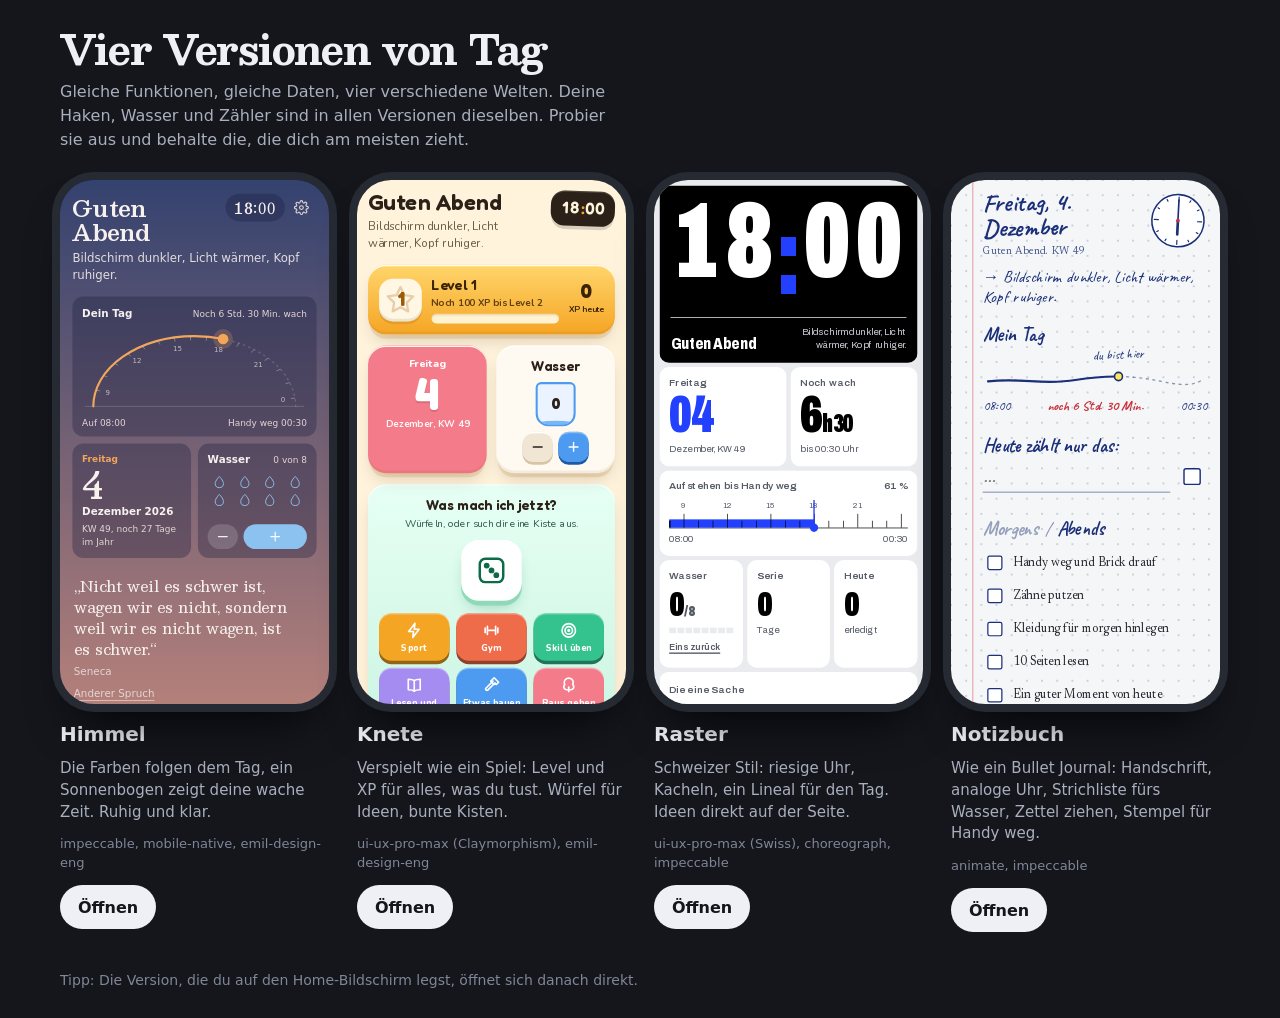
<file: app/varianten.html>
<!DOCTYPE html>
<html lang="de">
<head>
  <meta charset="utf-8">
  <meta name="viewport" content="width=device-width, initial-scale=1, viewport-fit=cover">
  <title>Tag · Versionen</title>
  <meta name="theme-color" content="#14161c">
  <style>
    @font-face { font-family: "Besley"; src: url("fonts/besley-latin.woff2") format("woff2"); font-weight: 400 700; font-display: swap; }
    * { box-sizing: border-box; }
    html { background: #14161c; -webkit-text-size-adjust: 100%; }
    body { margin: 0; color: #eef0f5; font-family: -apple-system, system-ui, sans-serif; -webkit-font-smoothing: antialiased; }
    header { max-width: 1200px; margin: 0 auto; padding: calc(env(safe-area-inset-top) + 28px) 20px 10px; }
    h1 { margin: 0; font-family: "Besley", Georgia, serif; font-size: 40px; line-height: 1.05; letter-spacing: -0.02em; }
    header p { margin: 10px 0 0; max-width: 56ch; color: #a9afbd; line-height: 1.5; }
    .list { max-width: 1200px; margin: 0 auto; padding: 18px 20px 40px; display: grid; grid-template-columns: repeat(auto-fill, minmax(260px, 1fr)); gap: 28px; }
    .v { display: flex; flex-direction: column; gap: 12px; }
    .phone { position: relative; width: 100%; aspect-ratio: 390 / 760; border-radius: 34px; overflow: hidden; background: #000; box-shadow: 0 0 0 8px #262a33, 0 30px 50px -20px #000; }
    .phone iframe { position: absolute; top: 0; left: 0; width: 390px; height: 760px; border: 0; transform-origin: 0 0; pointer-events: none; }
    .v h2 { margin: 6px 0 0; font-size: 20px; }
    .v p { margin: 0; color: #a9afbd; font-size: 15px; line-height: 1.45; }
    .skills { font-size: 13px !important; color: #7f8697 !important; }
    .open { align-self: flex-start; display: inline-flex; align-items: center; min-height: 44px; padding: 0 18px; border-radius: 999px; background: #eef0f5; color: #14161c; font-weight: 600; text-decoration: none; }
    .open:active { transform: scale(0.97); }
    .note { max-width: 1200px; margin: 0 auto; padding: 0 20px calc(env(safe-area-inset-bottom) + 30px); color: #7f8697; font-size: 14px; }
  </style>
</head>
<body>
  <header>
    <h1>Vier Versionen von Tag</h1>
    <p>Gleiche Funktionen, gleiche Daten, vier verschiedene Welten. Deine Haken, Wasser und Zähler sind in allen Versionen dieselben. Probier sie aus und behalte die, die dich am meisten zieht.</p>
  </header>

  <main class="list">
    <article class="v">
      <div class="phone"><iframe src="index.html" title="Vorschau Himmel" loading="lazy" tabindex="-1"></iframe></div>
      <h2>Himmel</h2>
      <p>Die Farben folgen dem Tag, ein Sonnenbogen zeigt deine wache Zeit. Ruhig und klar.</p>
      <p class="skills">impeccable, mobile-native, emil-design-eng</p>
      <a class="open" href="index.html">Öffnen</a>
    </article>
    <article class="v">
      <div class="phone"><iframe src="v/knete/" title="Vorschau Knete" loading="lazy" tabindex="-1"></iframe></div>
      <h2>Knete</h2>
      <p>Verspielt wie ein Spiel: Level und XP für alles, was du tust. Würfel für Ideen, bunte Kisten.</p>
      <p class="skills">ui-ux-pro-max (Claymorphism), emil-design-eng</p>
      <a class="open" href="v/knete/">Öffnen</a>
    </article>
    <article class="v">
      <div class="phone"><iframe src="v/raster/" title="Vorschau Raster" loading="lazy" tabindex="-1"></iframe></div>
      <h2>Raster</h2>
      <p>Schweizer Stil: riesige Uhr, Kacheln, ein Lineal für den Tag. Ideen direkt auf der Seite.</p>
      <p class="skills">ui-ux-pro-max (Swiss), choreograph, impeccable</p>
      <a class="open" href="v/raster/">Öffnen</a>
    </article>
    <article class="v">
      <div class="phone"><iframe src="v/notizbuch/" title="Vorschau Notizbuch" loading="lazy" tabindex="-1"></iframe></div>
      <h2>Notizbuch</h2>
      <p>Wie ein Bullet Journal: Handschrift, analoge Uhr, Strichliste fürs Wasser, Zettel ziehen, Stempel für Handy weg.</p>
      <p class="skills">animate, impeccable</p>
      <a class="open" href="v/notizbuch/">Öffnen</a>
    </article>
  </main>
  <p class="note">Tipp: Die Version, die du auf den Home-Bildschirm legst, öffnet sich danach direkt.</p>

  <script>
    // Vorschauen auf die Kachelbreite skalieren
    const fit = () => document.querySelectorAll(".phone").forEach((p) => {
      const f = p.querySelector("iframe");
      f.style.transform = `scale(${p.clientWidth / 390})`;
    });
    addEventListener("resize", fit);
    fit();
  </script>
</body>
</html>
</file>
<file: app/styles.css>
/* Tag: Die Farben folgen dem Himmel über den Tag.
   Display: Besley (selbst gehostet). Text: System-Sans des iPhones. */

@font-face {
  font-family: "Besley";
  src: url("fonts/besley-latin.woff2") format("woff2");
  font-weight: 400 700;
  font-display: swap;
}

:root {
  --sky-top: #bcd6ec;
  --sky-bottom: #f6dac5;
  --ink: #1b2737;
  --ink-soft: #46546a;
  --surface: rgba(255, 255, 255, 0.62);
  --surface-strong: rgba(255, 255, 255, 0.8);
  --line: rgba(27, 39, 55, 0.1);
  --sun: #e8902a;
  --sun-soft: #fbd9a8;
  --sun-ink: #3a2306;
  --water: #3f86c6;
  --sheet: #f5f7fa;
  --sheet-ink: #1b2737;
  --sheet-soft: #5a6678;

  --display: "Besley", ui-serif, Georgia, serif;
  --sans: -apple-system, system-ui, "SF Pro Text", "Segoe UI", Roboto, sans-serif;

  --r-w: 16px;
  --r-sm: 12px;
  --ease-out: cubic-bezier(0.23, 1, 0.32, 1);
  --ease-drawer: cubic-bezier(0.32, 0.72, 0, 1);
  color-scheme: light;
}

html[data-phase="day"] {
  --sky-top: #c9e0f2;
  --sky-bottom: #edf3f7;
}

html[data-phase="evening"] {
  --sky-top: #34426f;
  --sky-bottom: #b4807a;
  --ink: #f7f1ee;
  --ink-soft: #e4d5d4;
  --surface: rgba(28, 30, 62, 0.34);
  --surface-strong: rgba(28, 30, 62, 0.5);
  --line: rgba(255, 255, 255, 0.16);
  --sun: #f3a65a;
  --sun-soft: #f9cf9f;
  --water: #8cc2f0;
  color-scheme: dark;
}

html[data-phase="night"] {
  --sky-top: #0d1430;
  --sky-bottom: #27305b;
  --ink: #e9edf8;
  --ink-soft: #aeb8d4;
  --surface: rgba(255, 255, 255, 0.07);
  --surface-strong: rgba(255, 255, 255, 0.12);
  --line: rgba(255, 255, 255, 0.12);
  --sun: #f3c06a;
  --sun-soft: #f7dca8;
  --water: #8cc2f0;
  --sheet: #172041;
  --sheet-ink: #e9edf8;
  --sheet-soft: #aeb8d4;
  color-scheme: dark;
}

* { box-sizing: border-box; }

html {
  -webkit-tap-highlight-color: transparent;
  -webkit-text-size-adjust: 100%;
  overscroll-behavior: none;
  background: var(--sky-top);
}

body {
  margin: 0;
  min-height: 100dvh;
  font-family: var(--sans);
  font-size: 17px;
  line-height: 1.45;
  color: var(--ink);
  -webkit-font-smoothing: antialiased;
}

::selection { background: var(--sun-soft); color: #1b2737; }
input { caret-color: var(--sun); }

.sky {
  position: fixed;
  inset: 0;
  z-index: -1;
  background: linear-gradient(180deg, var(--sky-top) 0%, var(--sky-bottom) 100%);
}

button {
  font: inherit;
  color: inherit;
  background: none;
  border: 0;
  padding: 0;
  cursor: pointer;
  touch-action: manipulation;
  user-select: none;
  -webkit-user-select: none;
}

button:focus-visible, input:focus-visible {
  outline: 2.5px solid var(--sun);
  outline-offset: 2px;
}

input { font-size: 16px; }

.ic {
  width: 22px;
  height: 22px;
  fill: none;
  stroke: currentColor;
  stroke-width: 1.75;
  stroke-linecap: round;
  stroke-linejoin: round;
  flex: none;
}

.ic-sm { width: 18px; height: 18px; }

.page {
  max-width: 520px;
  margin: 0 auto;
  padding: calc(env(safe-area-inset-top) + 18px) 18px calc(env(safe-area-inset-bottom) + 36px);
}

/* ---------- Kopf ---------- */
.top {
  display: flex;
  align-items: flex-start;
  justify-content: space-between;
  gap: 12px;
}

.date-line {
  margin: 4px 0 0;
  color: var(--ink-soft);
  font-size: 15px;
}

.greeting {
  margin: 2px 0 0;
  padding-top: 2px;
  font-family: var(--display);
  font-weight: 600;
  font-size: 33px;
  line-height: 1.08;
  letter-spacing: -0.02em;
}

.nudge {
  margin: 8px 0 18px;
  max-width: 34ch;
  font-size: 17px;
  color: var(--ink);
  opacity: 0.88;
}

.top-right {
  display: flex;
  align-items: center;
  gap: 2px;
}

/* Uhr: Ziffern rollen beim Minutenwechsel, der Doppelpunkt atmet im Sekundentakt. */
.clock {
  display: inline-flex;
  align-items: center;
  height: 40px;
  padding: 0 12px;
  border-radius: 999px;
  background: var(--surface);
  font-family: var(--display);
  font-weight: 600;
  font-size: 22px;
  font-variant-numeric: tabular-nums lining-nums;
  letter-spacing: 0.01em;
}

.clock-d {
  position: relative;
  display: inline-block;
  width: 0.62em;
  height: 1.2em;
  line-height: 1.2em;
  text-align: center;
  overflow: hidden;
}

.clock-d > b {
  position: absolute;
  inset: 0;
  font-weight: inherit;
}

.clock-d > b.in { animation: digit-in 520ms var(--ease-out) both; }
.clock-d > b.out { animation: digit-out 420ms var(--ease-out) both; }

@keyframes digit-in {
  from { transform: translateY(70%); opacity: 0; filter: blur(3px); }
  to { transform: none; opacity: 1; filter: blur(0); }
}

@keyframes digit-out {
  from { transform: none; opacity: 1; filter: blur(0); }
  to { transform: translateY(-70%); opacity: 0; filter: blur(3px); }
}

.clock-colon {
  display: inline-block;
  margin: 0 1px;
  transform: translateY(-0.06em);
  animation: colon 2s ease-in-out infinite;
}

@keyframes colon {
  0%, 100% { opacity: 1; }
  50% { opacity: 0.25; }
}

.icon-btn {
  display: grid;
  place-items: center;
  width: 44px;
  height: 44px;
  border-radius: 50%;
  color: var(--ink-soft);
  transition: transform 160ms var(--ease-out);
}

.icon-btn:active { transform: scale(0.92) rotate(-20deg); }

/* ---------- Widgets ---------- */
.widgets {
  display: grid;
  grid-template-columns: 1fr 1fr;
  gap: 10px;
  margin-bottom: 26px;
}

.w {
  position: relative;
  background: var(--surface);
  border-radius: var(--r-w);
  padding: 14px 14px 13px;
  min-width: 0;
}

.w-head {
  display: flex;
  justify-content: space-between;
  align-items: baseline;
  gap: 8px;
}

.w-title {
  margin: 0;
  font-size: 15px;
  font-weight: 600;
}

.w-meta {
  margin: 0;
  font-size: 13px;
  color: var(--ink-soft);
  font-variant-numeric: tabular-nums;
  white-space: nowrap;
}

/* Bogen: wo du gerade in deinem wachen Tag stehst */
.w-arc { grid-column: 1 / -1; padding-bottom: 10px; }

.arc {
  display: block;
  width: 100%;
  height: auto;
  margin-top: 6px;
  overflow: visible;
}

.arc-track {
  fill: none;
  stroke: var(--line);
  stroke-width: 2;
  stroke-dasharray: 2 6;
  stroke-linecap: round;
}

.arc-done {
  fill: none;
  stroke: var(--sun);
  stroke-width: 3;
  stroke-linecap: round;
  transition: stroke-dashoffset 1.2s var(--ease-out);
}

.arc-ticks line { stroke: var(--ink-soft); stroke-width: 1.25; opacity: 0.45; }
.arc-ticks text { fill: var(--ink-soft); font-size: 10px; font-family: var(--sans); opacity: 0.8; }

.arc-horizon { stroke: var(--ink-soft); stroke-width: 1; opacity: 0.3; }

.arc-sun { transition: transform 1.2s var(--ease-out); }
.sun-core { fill: var(--sun); }
.sun-halo { fill: var(--sun); opacity: 0.22; animation: halo 4s ease-in-out infinite; transform-box: fill-box; transform-origin: center; }

@keyframes halo {
  0%, 100% { transform: scale(1); opacity: 0.22; }
  50% { transform: scale(1.35); opacity: 0.1; }
}

.arc-sun.moon .sun-core { fill: #e9edf8; }
.arc-sun.moon .sun-halo { fill: #e9edf8; }

.arc-ends {
  display: flex;
  justify-content: space-between;
  margin-top: 2px;
  font-size: 13px;
  color: var(--ink-soft);
  font-variant-numeric: tabular-nums;
}

/* Datum */
.w-date {
  display: flex;
  flex-direction: column;
}

.wd-weekday {
  margin: 0;
  font-size: 13px;
  font-weight: 600;
  color: var(--sun);
}

html[data-phase="morning"] .wd-weekday,
html[data-phase="day"] .wd-weekday { color: #94500a; }

.wd-day {
  margin: 0;
  font-family: var(--display);
  font-weight: 500;
  font-size: 54px;
  line-height: 0.95;
  letter-spacing: -0.03em;
  font-variant-numeric: lining-nums;
}

.wd-month {
  margin: 4px 0 0;
  font-size: 15px;
  font-weight: 600;
}

.wd-week {
  margin: auto 0 0;
  padding-top: 6px;
  font-size: 13px;
  color: var(--ink-soft);
  font-variant-numeric: tabular-nums;
}

/* Wasser */
.w-water { display: flex; flex-direction: column; }

.drops {
  display: grid;
  grid-template-columns: repeat(4, 1fr);
  gap: 4px 2px;
  margin: 10px 0 8px;
  justify-items: center;
}

.drop {
  width: 22px;
  height: 22px;
  stroke: var(--water);
  stroke-width: 1.5;
  fill: transparent;
  transition: fill 240ms var(--ease-out), transform 240ms var(--ease-out);
}

.drop.full { fill: var(--water); }
.drop.pop { animation: drop-pop 420ms var(--ease-out); }

@keyframes drop-pop {
  0% { transform: scale(0.6); }
  60% { transform: scale(1.15); }
  100% { transform: scale(1); }
}

.water-btns {
  display: flex;
  justify-content: space-between;
  margin-top: auto;
}

.round-btn {
  display: grid;
  place-items: center;
  width: 44px;
  height: 36px;
  border-radius: 999px;
  background: var(--line);
  transition: transform 140ms var(--ease-out);
}

.round-btn.primary {
  flex: 1;
  margin-left: 8px;
  background: var(--water);
  color: #fff;
}

.round-btn:active { transform: scale(0.95); }

/* ---------- Spruch ---------- */
.quote { margin: 0 2px 26px; }

.quote blockquote {
  position: relative;
  margin: 0;
  font-family: var(--display);
  font-weight: 400;
  font-size: 22px;
  line-height: 1.36;
  letter-spacing: -0.01em;
  text-wrap: pretty;
}

.quote figcaption {
  margin-top: 8px;
  color: var(--ink-soft);
  font-size: 15px;
}

.quote figcaption:empty { display: none; }

.quote.swap blockquote, .quote.swap figcaption { animation: quote-in 480ms var(--ease-out); }

@keyframes quote-in {
  from { opacity: 0; filter: blur(4px); transform: translateY(6px); }
  to { opacity: 1; filter: none; transform: none; }
}

.text-btn {
  display: inline-flex;
  align-items: center;
  gap: 2px;
  min-height: 44px;
  color: var(--ink-soft);
  font-size: 15px;
  text-decoration: underline;
  text-underline-offset: 4px;
  text-decoration-thickness: 1px;
}

/* ---------- Panels ---------- */
.panel {
  background: var(--surface);
  border-radius: var(--r-w);
  padding: 14px 16px;
  margin-bottom: 12px;
}

.panel-title {
  display: block;
  font-weight: 600;
  font-size: 15px;
  margin-bottom: 2px;
}

.focus-row {
  display: flex;
  align-items: center;
  gap: 10px;
}

.focus-row input {
  flex: 1;
  min-width: 0;
  font-family: var(--display);
  font-size: 20px;
  color: var(--ink);
  background: transparent;
  border: 0;
  padding: 8px 0;
}

.focus-row input::placeholder { color: var(--ink-soft); opacity: 0.75; }
.focus.done input { text-decoration: line-through; text-decoration-color: var(--sun); color: var(--ink-soft); }

.check-btn {
  display: grid;
  place-items: center;
  width: 44px;
  height: 44px;
  flex: none;
}

.check {
  flex: none;
  width: 26px;
  height: 26px;
  border-radius: 50%;
  border: 2px solid var(--ink-soft);
  display: grid;
  place-items: center;
  transition: background-color 180ms var(--ease-out), border-color 180ms var(--ease-out), transform 160ms var(--ease-out);
}

[aria-pressed="true"] > .check {
  background: var(--sun);
  border-color: var(--sun);
  animation: check-pop 360ms var(--ease-out);
}

[aria-pressed="true"] > .check::after {
  content: "";
  width: 11px;
  height: 6px;
  border: solid var(--sun-ink);
  border-width: 0 0 2.25px 2.25px;
  transform: translateY(-1.5px) rotate(-45deg);
}

@keyframes check-pop {
  0% { transform: scale(0.8); }
  60% { transform: scale(1.12); }
  100% { transform: scale(1); }
}

:active > .check { transform: scale(0.9); }

/* Routine */
.routine-head {
  display: flex;
  align-items: center;
  justify-content: space-between;
  gap: 12px;
}

.seg {
  position: relative;
  display: inline-grid;
  grid-template-columns: 1fr 1fr;
  padding: 3px;
  border-radius: 999px;
  background: var(--line);
}

.seg button {
  position: relative;
  z-index: 1;
  padding: 7px 16px;
  font-size: 15px;
  font-weight: 600;
  color: var(--ink-soft);
  transition: color 200ms var(--ease-out);
}

.seg button[aria-selected="true"] { color: var(--sheet-ink); }

.seg-pill {
  position: absolute;
  top: 3px;
  bottom: 3px;
  left: 3px;
  width: calc(50% - 3px);
  border-radius: 999px;
  background: var(--sheet);
  box-shadow: 0 1px 2px rgba(0, 0, 0, 0.12), 0 2px 8px rgba(0, 0, 0, 0.06);
  transition: transform 320ms var(--ease-drawer);
}

.seg[data-tab="evening"] .seg-pill { transform: translateX(100%); }

.routine-count {
  margin: 0;
  font-size: 14px;
  color: var(--ink-soft);
  font-variant-numeric: tabular-nums;
}

.routine-bar {
  height: 3px;
  margin: 12px 0 2px;
  border-radius: 3px;
  background: var(--line);
  overflow: hidden;
}

.routine-bar span {
  display: block;
  height: 100%;
  width: 100%;
  background: var(--sun);
  border-radius: 3px;
  transform-origin: left;
  transform: scaleX(0);
  transition: transform 500ms var(--ease-out);
}

.checklist { list-style: none; margin: 0; padding: 0; }
.checklist li + li { border-top: 1px solid var(--line); }

.checklist .row {
  display: flex;
  align-items: center;
  gap: 14px;
  width: 100%;
  min-height: 48px;
  padding: 10px 0;
  text-align: left;
}

.checklist .row > span { transition: color 200ms var(--ease-out); }
.checklist .row[aria-pressed="true"] > span { color: var(--ink-soft); text-decoration: line-through; text-decoration-color: color-mix(in srgb, var(--sun) 70%, transparent); }

/* ---------- Handy weg ---------- */
.phone-down {
  text-align: center;
  margin: 30px 0 28px;
}

.pd-time {
  margin: 0 0 16px;
  color: var(--ink-soft);
  font-size: 15px;
  font-variant-numeric: tabular-nums;
}

.phone-down.urgent .pd-time { color: var(--sun); font-weight: 600; }

.pd-btn {
  position: relative;
  width: 188px;
  height: 188px;
  border-radius: 50%;
  background: radial-gradient(circle at 50% 36%, #fff4dc 0%, var(--sun-soft) 30%, var(--sun) 72%);
  color: var(--sun-ink);
  display: inline-flex;
  flex-direction: column;
  align-items: center;
  justify-content: center;
  gap: 2px;
  box-shadow: 0 14px 28px -12px rgba(16, 20, 40, 0.38);
  transition: transform 180ms var(--ease-out);
}

.pd-btn::before, .pd-btn::after {
  content: "";
  position: absolute;
  inset: -12px;
  border-radius: 50%;
  border: 1.5px solid color-mix(in srgb, var(--sun) 35%, transparent);
  animation: ripple 4.5s var(--ease-out) infinite;
  pointer-events: none;
}

.pd-btn::after { animation-delay: 2.25s; }

@keyframes ripple {
  0% { transform: scale(0.94); opacity: 0.9; }
  100% { transform: scale(1.22); opacity: 0; }
}

.pd-btn:active { transform: scale(0.96); }
.pd-ic { width: 24px; height: 24px; margin-bottom: 2px; opacity: 0.75; }

.pd-label {
  font-family: var(--display);
  font-weight: 600;
  font-size: 28px;
  line-height: 1.1;
}

.pd-sub { font-size: 14px; max-width: 130px; line-height: 1.25; }

/* ---------- Aktionen ---------- */
.actions {
  display: grid;
  grid-template-columns: 1fr 1fr;
  gap: 10px;
  margin-bottom: 26px;
}

.action {
  text-align: left;
  background: var(--surface-strong);
  border-radius: var(--r-w);
  padding: 14px 14px 16px;
  display: flex;
  flex-direction: column;
  gap: 2px;
  transition: transform 160ms var(--ease-out);
}

.action:active { transform: scale(0.97); }
.action-ic { color: var(--sun); margin-bottom: 8px; }
html[data-phase="morning"] .action-ic, html[data-phase="day"] .action-ic { color: #94500a; }
.action-title { font-weight: 600; font-size: 17px; line-height: 1.25; }
.action-sub { color: var(--ink-soft); font-size: 14px; line-height: 1.3; }

/* Zahlen */
.stats { grid-template-columns: repeat(4, 1fr); gap: 8px; margin-bottom: 14px; }

.w-stat { padding: 12px 10px; text-align: left; }
.stat-ic { width: 18px; height: 18px; color: var(--ink-soft); }

.stat-num {
  margin: 8px 0 0;
  font-family: var(--display);
  font-weight: 600;
  font-size: 28px;
  line-height: 1;
  font-variant-numeric: tabular-nums lining-nums;
}

.stat-num.bump { animation: bump 420ms var(--ease-out); }

@keyframes bump {
  0% { transform: translateY(0); }
  35% { transform: translateY(-4px); }
  100% { transform: translateY(0); }
}

.stat-label { margin: 4px 0 0; font-size: 12px; line-height: 1.25; color: var(--ink-soft); }

/* Woche */
.week {
  background: var(--surface);
  border-radius: var(--r-w);
  padding: 14px 14px 12px;
}

.week-days {
  list-style: none;
  margin: 10px 0 0;
  padding: 0;
  display: grid;
  grid-template-columns: repeat(7, 1fr);
  gap: 4px;
  text-align: center;
}

.week-days li { display: flex; flex-direction: column; align-items: center; gap: 6px; font-size: 12px; color: var(--ink-soft); }
.week-days .today { color: var(--ink); font-weight: 700; }

.wk-dots { display: flex; flex-direction: column; gap: 3px; }
.wk-dot { width: 22px; height: 8px; border-radius: 4px; background: var(--line); }
.wk-dot.m.on { background: var(--sun); }
.wk-dot.e.on { background: color-mix(in srgb, var(--sun) 55%, #6b5b95); }

.week-legend { display: flex; gap: 14px; margin: 10px 0 0; font-size: 12px; color: var(--ink-soft); }
.week-legend i { display: inline-block; width: 12px; height: 6px; border-radius: 3px; margin-right: 5px; vertical-align: middle; }

/* ---------- Sheets ---------- */
.sheet {
  width: 100%;
  max-width: 560px;
  max-height: 92dvh;
  margin: auto auto 0;
  padding: 0;
  border: 0;
  border-radius: 20px 20px 0 0;
  background: var(--sheet);
  color: var(--sheet-ink);
  overflow: hidden;
}

.sheet[open] { animation: sheet-in 420ms var(--ease-drawer); }
.sheet::backdrop { background: rgba(10, 14, 30, 0.42); animation: fade 300ms ease-out; }

@keyframes sheet-in { from { transform: translateY(100%); } to { transform: none; } }
@keyframes fade { from { opacity: 0; } to { opacity: 1; } }

.sheet-inner {
  max-height: 92dvh;
  overflow-y: auto;
  overscroll-behavior: contain;
  padding: 4px 18px calc(env(safe-area-inset-bottom) + 28px);
}

.sheet-grabber {
  width: 36px;
  height: 5px;
  margin: 8px auto 0;
  border-radius: 3px;
  background: color-mix(in srgb, var(--sheet-ink) 22%, transparent);
}

.sheet-head {
  position: sticky;
  top: 0;
  display: grid;
  grid-template-columns: 84px 1fr 84px;
  gap: 6px;
  align-items: center;
  padding: 2px 0 6px;
  background: var(--sheet);
  z-index: 2;
}

.sheet-head h2 {
  margin: 0;
  font-size: 17px;
  font-weight: 600;
  text-align: center;
  white-space: nowrap;
  overflow: hidden;
  text-overflow: ellipsis;
}

.sheet .text-btn { color: var(--sheet-soft); }
.sheet-head .back { justify-self: start; text-decoration: none; margin-left: -6px; }
.sheet-head .back[hidden] { display: flex; visibility: hidden; }
.sheet-head .done-btn { justify-self: end; text-decoration: none; font-weight: 600; color: #94500a; }
html[data-phase="night"] .sheet-head .done-btn { color: var(--sun); }

/* Ideen */
.ideas-body > * { animation: view-in 360ms var(--ease-out); }

@keyframes view-in {
  from { opacity: 0; transform: translateX(14px); }
  to { opacity: 1; transform: none; }
}

.ideas-body.back > * { animation-name: view-back; }

@keyframes view-back {
  from { opacity: 0; transform: translateX(-14px); }
  to { opacity: 1; transform: none; }
}

.surprise {
  display: flex;
  align-items: center;
  gap: 12px;
  width: 100%;
  margin: 6px 0 14px;
  padding: 14px 16px;
  border-radius: var(--r-w);
  background: var(--sun);
  color: var(--sun-ink);
  text-align: left;
  transition: transform 160ms var(--ease-out);
}

.surprise:active { transform: scale(0.98); }
.surprise b { display: block; font-size: 17px; }
.surprise small { display: block; font-size: 14px; opacity: 0.8; }

.groups { list-style: none; margin: 0; padding: 0; }
.groups li + li { border-top: 1px solid color-mix(in srgb, var(--sheet-ink) 9%, transparent); }

.group-btn {
  display: flex;
  align-items: center;
  gap: 14px;
  width: 100%;
  padding: 11px 0;
  text-align: left;
}

.group-ic {
  display: grid;
  place-items: center;
  width: 40px;
  height: 40px;
  border-radius: var(--r-sm);
  background: color-mix(in srgb, var(--sun) 20%, transparent);
  color: #9a520a;
}

html[data-phase="night"] .group-ic { color: var(--sun); }

.group-txt { flex: 1; min-width: 0; }
.group-txt b { display: block; font-weight: 600; }
.group-txt small { display: block; font-size: 14px; color: var(--sheet-soft); }
.group-count { font-size: 14px; color: var(--sheet-soft); font-variant-numeric: tabular-nums; }
.group-btn:active { opacity: 0.6; }

.pick {
  margin: 4px 0 10px;
  padding: 18px 18px 14px;
  border-radius: var(--r-w);
  background: color-mix(in srgb, var(--sun) 20%, transparent);
}

.pick-text {
  margin: 0;
  font-family: var(--display);
  font-size: 22px;
  line-height: 1.3;
}

.pick-text.swap { animation: quote-in 380ms var(--ease-out); }

.pick-actions {
  display: flex;
  align-items: center;
  justify-content: space-between;
  gap: 10px;
  margin-top: 12px;
}

.idea-list { list-style: none; margin: 8px 0 0; padding: 0; }

.idea-list li { border-top: 1px solid color-mix(in srgb, var(--sheet-ink) 9%, transparent); }

.idea-item {
  display: flex;
  align-items: center;
  gap: 12px;
  width: 100%;
  min-height: 48px;
  padding: 10px 0;
  text-align: left;
}

.idea-item.is-done > span:last-child { color: var(--sheet-soft); text-decoration: line-through; }
.idea-item .check { width: 22px; height: 22px; border-color: color-mix(in srgb, var(--sheet-ink) 35%, transparent); }

.list-label { margin: 18px 0 0; font-size: 14px; color: var(--sheet-soft); }

.pill {
  display: inline-flex;
  justify-content: center;
  align-items: center;
  gap: 6px;
  min-height: 44px;
  padding: 0 20px;
  border-radius: 999px;
  background: var(--sun);
  color: var(--sun-ink);
  font-weight: 600;
  transition: transform 140ms var(--ease-out);
}

.pill:active { transform: scale(0.97); }
.pill.small { min-height: 40px; padding: 0 14px; font-size: 15px; }

/* Drang */
.urge .sheet-inner { text-align: center; }
.urge-lead { margin: 0 auto; max-width: 34ch; color: var(--sheet-soft); }

.timer-wrap {
  position: relative;
  width: 220px;
  height: 220px;
  margin: 20px auto 6px;
  display: grid;
  place-items: center;
}

.timer-ring { position: absolute; inset: 0; transform: rotate(-90deg); }
.tr-track { fill: none; stroke: color-mix(in srgb, var(--sheet-ink) 9%, transparent); stroke-width: 6; }
.tr-fill { fill: none; stroke: var(--sun); stroke-width: 6; stroke-linecap: round; transition: stroke-dashoffset 250ms linear; }

.breath { position: absolute; inset: 0; display: grid; place-items: center; }

.breath span {
  width: 120px;
  height: 120px;
  border-radius: 50%;
  background: color-mix(in srgb, var(--sun) 22%, transparent);
  animation: breathe 10s ease-in-out infinite;
}

@keyframes breathe {
  0%, 100% { transform: scale(0.85); }
  40%, 50% { transform: scale(1.35); }
}

.timer {
  position: relative;
  font-family: var(--display);
  font-size: 52px;
  font-weight: 600;
  font-variant-numeric: tabular-nums lining-nums;
  line-height: 1;
}

.breath-label { margin: 0 0 14px; color: var(--sheet-soft); font-size: 15px; }
.urge-try { margin: 0 0 8px; }
.urge-try strong { font-family: var(--display); font-size: 21px; font-weight: 600; }
.urge-buttons { display: flex; flex-direction: column; align-items: center; gap: 4px; }

/* Einstellungen */
.field { margin: 10px 0 24px; }
.field.two { display: grid; grid-template-columns: 1fr 1fr; gap: 12px; margin-bottom: 6px; }
.field label, .field-label { display: block; font-weight: 600; margin-bottom: 8px; }

.field input[type="time"], .add-row input {
  width: 100%;
  font: inherit;
  font-size: 16px;
  color: inherit;
  background: color-mix(in srgb, var(--sheet-ink) 7%, transparent);
  border: 0;
  border-radius: 10px;
  padding: 10px 12px;
  min-height: 44px;
}

.hint { margin: 6px 0 22px; font-size: 15px; color: var(--sheet-soft); }
.edit-list { list-style: none; margin: 0 0 8px; padding: 0; }

.edit-list li {
  display: flex;
  align-items: center;
  justify-content: space-between;
  gap: 10px;
  min-height: 44px;
  border-top: 1px solid color-mix(in srgb, var(--sheet-ink) 9%, transparent);
}

.edit-list .remove {
  display: grid;
  place-items: center;
  width: 44px;
  height: 44px;
  color: var(--sheet-soft);
}

.add-row { display: flex; gap: 8px; }
.add-row input { flex: 1; min-width: 0; }
.danger { color: #c0392b !important; }

/* Toast */
.toast {
  position: fixed;
  left: 50%;
  bottom: calc(env(safe-area-inset-bottom) + 24px);
  transform: translate(-50%, 20px) scale(0.96);
  max-width: calc(100% - 40px);
  padding: 12px 18px;
  border-radius: 999px;
  background: #1b2737;
  color: #fff;
  font-size: 15px;
  opacity: 0;
  pointer-events: none;
  box-shadow: 0 8px 24px -6px rgba(0, 0, 0, 0.35);
  transition: opacity 220ms var(--ease-out), transform 320ms var(--ease-out);
  z-index: 10;
}

.toast.show { opacity: 1; transform: translate(-50%, 0) scale(1); }

@media (hover: hover) and (pointer: fine) {
  .action:hover, .group-btn:hover { opacity: 0.85; }
}

@media (prefers-reduced-motion: reduce) {
  *, *::before, *::after {
    animation-duration: 0.01ms !important;
    animation-iteration-count: 1 !important;
    transition-duration: 0.01ms !important;
  }
}
</file>
<file: app/v/knete/style.css>
/* Knete: weiche, dicke Formen wie aus Spielknete. Fredoka + Nunito. */
@font-face { font-family: "Fredoka"; src: url("../../fonts/fredoka-latin.woff2") format("woff2"); font-weight: 400 700; font-display: swap; }
@font-face { font-family: "Caveat"; src: url("../../fonts/caveat-latin.woff2") format("woff2"); font-weight: 400 700; font-display: swap; }
@font-face { font-family: "Nunito"; src: url("../../fonts/nunito-latin.woff2") format("woff2"); font-weight: 400 800; font-display: swap; }

:root {
  --bg: #fff3dc;
  --ink: #2b2118;
  --soft: #6b5a48;
  --card: #fffaf1;
  --amber: #f5a524;
  --amber-d: #9c5a06;
  --green: #34c38f;
  --green-d: #0d6b48;
  --blue: #4c9bf0;
  --blue-d: #1d5aa6;
  --rose: #f47c8a;
  --lilac: #a48cf0;
  --shadow: 0 8px 0 -2px rgba(156, 90, 6, 0.14), 0 14px 24px -8px rgba(80, 50, 10, 0.22);
  --inner: inset 0 2px 0 rgba(255, 255, 255, 0.9), inset 0 -4px 0 rgba(120, 70, 10, 0.08);
  --press: cubic-bezier(0.34, 1.56, 0.64, 1);
  --out: cubic-bezier(0.23, 1, 0.32, 1);
}

* { box-sizing: border-box; }
html { -webkit-tap-highlight-color: transparent; -webkit-text-size-adjust: 100%; overscroll-behavior: none; background: var(--bg); }
body { margin: 0; min-height: 100dvh; font-family: "Nunito", system-ui, sans-serif; font-size: 17px; line-height: 1.45; color: var(--ink); -webkit-font-smoothing: antialiased; }
::selection { background: #ffd98a; }
input { caret-color: var(--amber); font-size: 16px; }
h2 { margin: 0; font-family: "Fredoka", sans-serif; font-weight: 600; font-size: 20px; }

button { font: inherit; color: inherit; background: none; border: 0; padding: 0; cursor: pointer; touch-action: manipulation; user-select: none; -webkit-user-select: none; }
button:focus-visible, input:focus-visible, a:focus-visible { outline: 3px solid var(--blue); outline-offset: 3px; border-radius: 12px; }

.ic { width: 22px; height: 22px; fill: none; stroke: currentColor; stroke-width: 2.2; stroke-linecap: round; stroke-linejoin: round; flex: none; }

.page { max-width: 520px; margin: 0 auto; padding: calc(env(safe-area-inset-top) + 16px) 16px calc(env(safe-area-inset-bottom) + 32px); }

.clay { background: var(--card); border-radius: 26px; padding: 16px; box-shadow: var(--shadow), var(--inner); margin-bottom: 16px; }

/* Kopf */
.top { display: flex; justify-content: space-between; align-items: flex-start; gap: 12px; margin-bottom: 18px; }
.hello { margin: 0; font-family: "Fredoka", sans-serif; font-weight: 600; font-size: 32px; line-height: 1.05; }
.nudge { margin: 6px 0 0; color: var(--soft); max-width: 30ch; }

.clock {
  display: inline-flex; align-items: center; padding: 8px 14px; border-radius: 20px;
  background: var(--ink); color: #fff3dc; box-shadow: 0 6px 0 -1px #00000026, inset 0 2px 0 #ffffff26;
  font-family: "Fredoka", sans-serif; font-weight: 600; font-size: 24px; font-variant-numeric: tabular-nums;
  transform: rotate(2deg);
}
.clock .d { position: relative; display: inline-block; width: 0.6em; height: 1.2em; line-height: 1.2em; text-align: center; overflow: hidden; }
.clock .d b { position: absolute; inset: 0; font-weight: inherit; }
.clock .d b.in { animation: bounce-in 600ms var(--press) both; }
.clock .d b.out { animation: drop-out 380ms var(--out) both; }
@keyframes bounce-in { from { transform: translateY(100%) scale(0.6); } to { transform: none; } }
@keyframes drop-out { to { transform: translateY(-100%) scale(0.6); opacity: 0; } }
.clock .colon { display: inline-block; margin: 0 1px; animation: wiggle 2s ease-in-out infinite; color: var(--amber); }
@keyframes wiggle { 0%, 100% { transform: scale(1); } 50% { transform: scale(0.7); opacity: 0.5; } }

/* Level */
.level { display: flex; align-items: center; gap: 14px; background: linear-gradient(180deg, #ffd56b, var(--amber)); }
.lvl-badge { position: relative; display: grid; place-items: center; width: 62px; height: 62px; flex: none; border-radius: 20px; background: #fff7e3; color: var(--amber-d); box-shadow: inset 0 -4px 0 #00000014, 0 4px 0 #9c5a0633; }
.lvl-badge .ic { position: absolute; width: 50px; height: 50px; opacity: 0.25; stroke-width: 1.6; }
.lvl-badge span { position: relative; font-family: "Fredoka", sans-serif; font-weight: 700; font-size: 28px; }
.lvl-txt { flex: 1; min-width: 0; color: #3b2304; }
.lvl-txt p { margin: 0 0 6px; font-size: 14px; font-weight: 700; opacity: 0.8; }
.xp { height: 14px; border-radius: 8px; background: #fff3d1; box-shadow: inset 0 2px 3px #9c5a0633; overflow: hidden; }
.xp span { display: block; height: 100%; width: 0; border-radius: 8px; background: var(--green); box-shadow: inset 0 -3px 0 #0000001f; transition: width 900ms var(--out); }
.xp-today { margin: 0; text-align: center; color: #3b2304; }
.xp-today b { display: block; font-family: "Fredoka", sans-serif; font-size: 28px; line-height: 1; }
.xp-today small { font-size: 12px; font-weight: 700; }
.xp-today b.pop { animation: pop 500ms var(--press); }
@keyframes pop { 0% { transform: scale(1); } 40% { transform: scale(1.35); } 100% { transform: scale(1); } }

/* Datum + Wasser */
.row2 { display: grid; grid-template-columns: 1fr 1fr; gap: 14px; }
.date { text-align: center; background: var(--rose); color: #fff; }
.date-wd { margin: 0; font-weight: 800; font-size: 15px; }
.date-num { margin: 0; font-family: "Fredoka", sans-serif; font-weight: 700; font-size: 64px; line-height: 1; text-shadow: 0 4px 0 #0000001f; }
.date-mo { margin: 2px 0 0; font-weight: 700; font-size: 14px; opacity: 0.95; }

.water { display: flex; flex-direction: column; align-items: center; gap: 8px; }
.glass { position: relative; width: 58px; height: 64px; border-radius: 8px 8px 18px 18px; border: 3px solid var(--blue); overflow: hidden; background: #eaf3ff; display: grid; place-items: center; }
.glass span { position: absolute; left: 0; right: 0; bottom: 0; height: 0; background: var(--blue); transition: height 600ms var(--press); }
.glass span::before { content: ""; position: absolute; left: -10%; right: -10%; top: -5px; height: 10px; border-radius: 50%; background: #79b6f6; }
.glass b { position: relative; font-family: "Fredoka", sans-serif; font-size: 22px; color: var(--ink); mix-blend-mode: normal; }
.glass.full b { color: #fff; }
.water-btns { display: flex; gap: 8px; }
.nub { display: grid; place-items: center; width: 44px; height: 44px; border-radius: 15px; background: #f1e6d3; box-shadow: 0 4px 0 #d9c5a5, inset 0 2px 0 #fff; transition: transform 150ms var(--out), box-shadow 150ms var(--out); }
.nub:active { transform: translateY(3px); box-shadow: 0 1px 0 #d9c5a5, inset 0 2px 0 #fff; }
.nub.blue { background: var(--blue); color: #fff; box-shadow: 0 4px 0 var(--blue-d), inset 0 2px 0 #ffffff55; }
.nub.blue:active { box-shadow: 0 1px 0 var(--blue-d); }

/* Würfel */
.dice-box { text-align: center; background: linear-gradient(180deg, #e6fff4, #c5f2dd); }
.dice-sub { margin: 2px 0 12px; color: #2f5a48; font-size: 15px; }
.dice { display: inline-grid; place-items: center; width: 88px; height: 88px; border-radius: 26px; background: #fff; color: var(--green-d); box-shadow: 0 7px 0 #8fd9b8, 0 14px 22px -8px #0d6b4855, inset 0 3px 0 #fff; transition: transform 160ms var(--out); }
.dice .ic { width: 48px; height: 48px; stroke-width: 1.8; }
.dice:active { transform: translateY(4px) scale(0.97); }
.dice.roll { animation: roll 700ms var(--press); }
@keyframes roll { 0% { transform: rotate(0); } 30% { transform: rotate(-200deg) scale(0.85); } 70% { transform: rotate(380deg) scale(1.1); } 100% { transform: rotate(360deg); } }
.dice-result { margin: 16px 0 4px; padding: 16px; border-radius: 20px; background: #fff; box-shadow: var(--inner); animation: rise 420ms var(--press); }
@keyframes rise { from { transform: translateY(12px) scale(0.96); opacity: 0; } to { transform: none; opacity: 1; } }
.dr-group { margin: 0; font-weight: 800; font-size: 13px; color: var(--green-d); }
.dr-text { margin: 4px 0 12px; font-family: "Fredoka", sans-serif; font-weight: 500; font-size: 22px; line-height: 1.25; }
.dr-btns { display: flex; gap: 8px; justify-content: center; flex-wrap: wrap; }
.chip { min-height: 44px; padding: 0 18px; border-radius: 16px; font-weight: 800; background: #f1e6d3; box-shadow: 0 4px 0 #d9c5a5; transition: transform 140ms var(--out), box-shadow 140ms var(--out); }
.chip.go { background: var(--green); color: #fff; box-shadow: 0 4px 0 var(--green-d); }
.chip:active { transform: translateY(3px); box-shadow: 0 1px 0 #d9c5a5; }
.chip.go:active { box-shadow: 0 1px 0 var(--green-d); }

.boxes { display: grid; grid-template-columns: repeat(3, 1fr); gap: 10px; margin-top: 18px; }
.box { display: flex; flex-direction: column; align-items: center; gap: 6px; padding: 12px 4px 10px; border-radius: 18px; background: var(--c); color: #fff; box-shadow: 0 5px 0 color-mix(in srgb, var(--c) 60%, #000), inset 0 2px 0 #ffffff55; transition: transform 140ms var(--out), box-shadow 140ms var(--out); }
.box:active { transform: translateY(4px); box-shadow: 0 1px 0 color-mix(in srgb, var(--c) 60%, #000); }
.box .ic { width: 26px; height: 26px; }
.box b { font-size: 13px; font-weight: 800; line-height: 1.15; text-align: center; }

/* Routine */
.tabs { display: grid; grid-template-columns: 1fr 1fr; gap: 8px; margin-bottom: 8px; }
.tabs button { display: flex; align-items: center; justify-content: center; gap: 6px; min-height: 46px; border-radius: 16px; font-family: "Fredoka", sans-serif; font-weight: 600; font-size: 17px; background: #f1e6d3; color: var(--soft); box-shadow: 0 4px 0 #d9c5a5; transition: transform 140ms var(--out); }
.tabs button[aria-selected="true"] { background: var(--lilac); color: #fff; box-shadow: 0 4px 0 #6c55b8; }
.tabs button:active { transform: translateY(3px); }
.todo { list-style: none; margin: 0; padding: 0; }
.todo button { display: flex; align-items: center; gap: 12px; width: 100%; min-height: 50px; padding: 6px 4px; text-align: left; font-weight: 700; }
.tick { flex: none; width: 34px; height: 34px; border-radius: 12px; background: #f1e6d3; box-shadow: inset 0 3px 0 #d9c5a5; display: grid; place-items: center; transition: background-color 200ms var(--out); }
[aria-pressed="true"] > .tick, .tick[aria-pressed="true"] { background: var(--green); box-shadow: 0 3px 0 var(--green-d); animation: pop 420ms var(--press); }
[aria-pressed="true"] > .tick::after, .tick[aria-pressed="true"]::after { content: ""; width: 13px; height: 7px; border: solid #fff; border-width: 0 0 3px 3px; transform: translateY(-2px) rotate(-45deg); }
.todo [aria-pressed="true"] span { color: var(--soft); text-decoration: line-through; text-decoration-thickness: 2px; }
.todo .xp-tag { margin-left: auto; font-size: 12px; font-weight: 800; color: var(--amber-d); background: #fff1cf; padding: 2px 8px; border-radius: 8px; }

/* Fokus */
.focus label { display: block; font-family: "Fredoka", sans-serif; font-weight: 600; font-size: 19px; }
.focus label small { font-family: "Nunito", sans-serif; font-size: 12px; font-weight: 800; color: var(--amber-d); background: #fff1cf; padding: 2px 8px; border-radius: 8px; vertical-align: middle; }
.focus-row { display: flex; align-items: center; gap: 10px; margin-top: 8px; }
.focus-row input { flex: 1; min-width: 0; min-height: 48px; padding: 0 14px; border: 0; border-radius: 16px; background: #f6ecdb; box-shadow: inset 0 3px 0 #e6d6bb; font: inherit; font-weight: 700; color: var(--ink); }
.focus-row .tick { width: 48px; height: 48px; border-radius: 16px; }

/* Spruch: Zettel mit Klebeband, wie aus dem Notizbuch */
.quote {
  position: relative;
  margin: 30px 10px 30px;
  padding: 26px 20px 12px;
  background: #fff;
  border-radius: 4px;
  box-shadow: 0 2px 0 #ead9bd, 0 14px 26px -14px rgba(80, 50, 10, 0.4);
  transform: rotate(-1.5deg);
}
.tape {
  position: absolute;
  top: -13px;
  left: 50%;
  width: 116px;
  height: 28px;
  transform: translateX(-50%) rotate(3deg);
  background: color-mix(in srgb, var(--rose) 75%, transparent);
  border-radius: 2px;
  box-shadow: 0 1px 2px rgba(0, 0, 0, 0.08);
}
.tape::before, .tape::after {
  content: "";
  position: absolute;
  top: 0;
  bottom: 0;
  width: 6px;
  background: radial-gradient(circle at 0 50%, #fff 3px, transparent 3.5px) 0 0 / 6px 7px repeat-y;
}
.tape::before { left: -3px; }
.tape::after { right: -3px; transform: scaleX(-1); }
.quote blockquote {
  position: relative;
  margin: 0;
  font-family: "Fredoka", sans-serif;
  font-weight: 500;
  font-size: 22px;
  line-height: 1.35;
  text-wrap: pretty;
}
.quote blockquote.swap { animation: rise 420ms var(--press); }
.quote .q-by {
  position: relative;
  margin-top: 4px;
  text-align: right;
  font-family: "Caveat", cursive;
  font-size: 26px;
  font-weight: 700;
  color: var(--amber-d);
}
.quote .q-by:empty { display: none; }
.quote .link { position: relative; }
.link { min-height: 44px; color: var(--soft); font-weight: 700; font-size: 15px; text-decoration: underline; text-underline-offset: 4px; text-decoration-thickness: 2px; text-decoration-color: #e2c9a1; }

/* Große Knöpfe */
.big-btns { display: grid; grid-template-columns: 1fr 1fr; gap: 14px; margin-bottom: 16px; }
.big { display: flex; flex-direction: column; align-items: flex-start; gap: 4px; padding: 18px 16px; border-radius: 26px; text-align: left; color: #fff; transition: transform 150ms var(--out), box-shadow 150ms var(--out); }
.big .ic { width: 30px; height: 30px; margin-bottom: 6px; }
.big b { font-family: "Fredoka", sans-serif; font-weight: 600; font-size: 21px; line-height: 1.1; }
.big small { font-size: 13px; font-weight: 700; opacity: 0.92; }
.big.phone { background: var(--ink); box-shadow: 0 7px 0 #000, 0 16px 24px -10px #0006, inset 0 2px 0 #ffffff22; }
.big.phone.urgent { background: #c2410c; box-shadow: 0 7px 0 #7c2d12, inset 0 2px 0 #ffffff33; }
.big.wave { background: var(--blue); box-shadow: 0 7px 0 var(--blue-d), 0 16px 24px -10px #1d5aa688, inset 0 2px 0 #ffffff44; }
.big:active { transform: translateY(5px); box-shadow: 0 2px 0 #000; }
.big.wave:active { box-shadow: 0 2px 0 var(--blue-d); }

/* Woche */
.wk { list-style: none; margin: 12px 0 0; padding: 0; display: grid; grid-template-columns: repeat(7, 1fr); gap: 6px; text-align: center; }
.wk li { display: flex; flex-direction: column; align-items: center; gap: 6px; font-size: 12px; font-weight: 800; color: var(--soft); }
.wk .ball { width: 36px; height: 36px; border-radius: 13px; display: grid; place-items: center; background: #f1e6d3; box-shadow: inset 0 3px 0 #e2d2b6; color: var(--ink); font-family: "Fredoka", sans-serif; font-size: 15px; }
.wk .ball.half { background: #ffe1a3; box-shadow: 0 3px 0 #e0b25c; }
.wk .ball.full { background: var(--green); color: #fff; box-shadow: 0 3px 0 var(--green-d); }
.wk .today { color: var(--ink); }
.wk .today .ball { outline: 3px solid var(--lilac); outline-offset: 2px; }

.foot { text-align: center; margin: 22px 0 0; }
.foot a { color: var(--soft); font-weight: 700; text-underline-offset: 4px; }

/* Sheets */
.sheet { width: 100%; max-width: 560px; max-height: 88dvh; margin: auto auto 0; padding: 0; border: 0; border-radius: 30px 30px 0 0; background: var(--bg); color: var(--ink); }
.sheet[open] { animation: sheet-up 520ms var(--press); }
.sheet::backdrop { background: #2b211866; }
@keyframes sheet-up { from { transform: translateY(100%); } to { transform: none; } }
.sheet-in { max-height: 88dvh; overflow-y: auto; overscroll-behavior: contain; padding: 18px 16px calc(env(safe-area-inset-bottom) + 28px); }
.sheet-top { display: flex; align-items: center; justify-content: space-between; gap: 10px; margin-bottom: 10px; }
.sheet-top h2 { font-size: 24px; }
.idea-list { list-style: none; margin: 0; padding: 0; display: grid; gap: 10px; }
.idea-list button { display: flex; align-items: center; gap: 12px; width: 100%; min-height: 56px; padding: 10px 12px; border-radius: 18px; text-align: left; background: var(--card); box-shadow: 0 4px 0 #ead9bd; font-weight: 700; }
.idea-list button[aria-pressed="true"] span { color: var(--soft); text-decoration: line-through; }

.urge .sheet-in { text-align: center; }
.blob-wrap { position: relative; display: grid; place-items: center; height: 230px; }
.blob { position: absolute; width: 170px; height: 170px; background: var(--blue); border-radius: 46% 54% 42% 58% / 55% 44% 56% 45%; box-shadow: inset 0 -12px 0 #00000022, inset 0 10px 0 #ffffff44; animation: blob 10s ease-in-out infinite; }
@keyframes blob {
  0%, 100% { transform: scale(0.82) rotate(0); border-radius: 46% 54% 42% 58% / 55% 44% 56% 45%; }
  45% { transform: scale(1.18) rotate(40deg); border-radius: 58% 42% 55% 45% / 45% 58% 42% 55%; }
}
.u-time { position: relative; margin: 0; font-family: "Fredoka", sans-serif; font-weight: 700; font-size: 50px; color: #fff; text-shadow: 0 3px 0 #1d5aa6; font-variant-numeric: tabular-nums; }
.u-breath { margin: 0 0 10px; font-weight: 800; color: var(--blue-d); }
.u-idea { margin: 0 0 14px; }
.u-idea b { font-family: "Fredoka", sans-serif; font-weight: 600; font-size: 20px; display: block; }

.toast { position: fixed; left: 50%; bottom: calc(env(safe-area-inset-bottom) + 22px); transform: translate(-50%, 30px) scale(0.9); padding: 12px 18px; border-radius: 18px; background: var(--ink); color: #fff; font-weight: 800; opacity: 0; pointer-events: none; transition: opacity 200ms, transform 420ms var(--press); z-index: 20; max-width: calc(100% - 32px); }
.toast.show { opacity: 1; transform: translate(-50%, 0) scale(1); }

@media (prefers-reduced-motion: reduce) { *, *::before, *::after { animation-duration: 0.01ms !important; animation-iteration-count: 1 !important; transition-duration: 0.01ms !important; } }
</file>
<file: app/v/notizbuch/style.css>
/* Notizbuch: gepunktetes Papier, Füllerblau, Textmarker. Caveat (Hand) + Newsreader (Text). */
@font-face { font-family: "Caveat"; src: url("../../fonts/caveat-latin.woff2") format("woff2"); font-weight: 400 700; font-display: swap; }
@font-face { font-family: "Newsreader"; src: url("../../fonts/newsreader-latin.woff2") format("woff2"); font-weight: 400 700; font-display: swap; }

:root {
  --paper: #f4f6f7;
  --dot: #c9d1d8;
  --ink: #1b2f7a;
  --ink-soft: #4a5a8f;
  --text: #20242c;
  --margin: #e0687a;
  --marker: #ffe45c;
  --red: #c8323f;
  --out: cubic-bezier(0.23, 1, 0.32, 1);
  --inout: cubic-bezier(0.77, 0, 0.175, 1);
}

* { box-sizing: border-box; }
html { -webkit-tap-highlight-color: transparent; -webkit-text-size-adjust: 100%; overscroll-behavior: none; background: var(--paper); }
body {
  margin: 0; min-height: 100dvh;
  font-family: "Newsreader", Georgia, serif; font-size: 18px; line-height: 1.45; color: var(--text);
  background-color: var(--paper);
  background-image: radial-gradient(circle, var(--dot) 1.1px, transparent 1.4px);
  background-size: 22px 22px;
  background-position: 11px 11px;
  -webkit-font-smoothing: antialiased;
}
/* Rand-Linie wie im Heft */
body::before { content: ""; position: fixed; top: 0; bottom: 0; left: 30px; width: 1.5px; background: var(--margin); opacity: 0.55; pointer-events: none; }
::selection { background: var(--marker); }
input { caret-color: var(--ink); font-size: 16px; }
button { font: inherit; color: inherit; background: none; border: 0; padding: 0; cursor: pointer; touch-action: manipulation; user-select: none; -webkit-user-select: none; }
button:focus-visible, input:focus-visible, a:focus-visible { outline: 2px dashed var(--ink); outline-offset: 3px; border-radius: 6px; }

.hand { font-family: "Caveat", cursive; color: var(--ink); }
.page { max-width: 520px; margin: 0 auto; padding: calc(env(safe-area-inset-top) + 16px) 18px calc(env(safe-area-inset-bottom) + 36px) 46px; }
.sec { margin: 0 0 30px; }
.h { margin: 0 0 6px; font-size: 28px; font-weight: 700; line-height: 1.1; }

/* Kopf */
.head { display: flex; justify-content: space-between; align-items: flex-start; gap: 12px; }
.date { margin: 0; font-size: 36px; font-weight: 700; line-height: 1; transform: rotate(-1.5deg); transform-origin: left; }
.hello { margin: 6px 0 0; font-size: 15px; color: var(--ink-soft); letter-spacing: 0.02em; }
.nudge { margin: 10px 0 26px; font-size: 24px; line-height: 1.2; }
.nudge::before { content: "→ "; }

.watch { width: 86px; height: 86px; flex: none; transform: rotate(3deg); }
.w-face { fill: #fff; stroke: var(--ink); stroke-width: 2.6; }
.w-ticks line { stroke: var(--ink); stroke-width: 2; stroke-linecap: round; }
.w-hour, .w-min { stroke: var(--ink); stroke-linecap: round; transform-origin: 50px 50px; transition: transform 700ms var(--inout); }
.w-hour { stroke-width: 4.5; }
.w-min { stroke-width: 2.8; }
.w-pin { fill: var(--red); }
.watch.no-anim .w-hour, .watch.no-anim .w-min { transition: none; }

/* Tageslinie */
.line-wrap { position: relative; }
.dayline { display: block; width: 100%; height: 70px; overflow: visible; }
.dl-path { fill: none; stroke: var(--ink-soft); stroke-width: 2; stroke-dasharray: 3 7; stroke-linecap: round; opacity: 0.6; }
.dl-done { fill: none; stroke: var(--ink); stroke-width: 3.2; stroke-linecap: round; transition: stroke-dashoffset 1s var(--out); }
.dl-dot { fill: var(--marker); stroke: var(--ink); stroke-width: 2.4; }
#dayYou { transition: transform 1s var(--out); }
.you { position: absolute; top: -6px; margin: 0; font-size: 19px; white-space: nowrap; transform: translateX(-50%) rotate(-3deg); transition: left 1s var(--out); }
.ends { display: flex; justify-content: space-between; font-size: 20px; margin-top: -4px; }
.ends #dLeft { color: var(--red); font-weight: 700; }

/* Fokus mit Textmarker */
.focus-row { display: flex; align-items: center; gap: 10px; }
.hl-wrap { position: relative; flex: 1; min-width: 0; display: block; }
.hl-wrap input { position: relative; z-index: 1; width: 100%; border: 0; border-bottom: 1.5px solid var(--ink-soft); background: transparent; font-family: "Caveat", cursive; font-size: 30px; font-weight: 600; color: var(--text); padding: 2px 0 4px; }
.hl { position: absolute; left: -4px; right: -4px; top: 30%; bottom: 8%; background: var(--marker); border-radius: 3px 8px 4px 9px; transform: scaleX(0) skewX(-6deg); transform-origin: left; transition: transform 420ms var(--out); opacity: 0.85; }
.focus-row.done .hl { transform: scaleX(1) skewX(-6deg); }

/* Kästchen mit gezeichnetem Haken */
.cb { position: relative; flex: none; width: 44px; height: 44px; display: grid; place-items: center; }
.cb svg { width: 30px; height: 30px; overflow: visible; }
.cb-box { fill: #fff; stroke: var(--ink); stroke-width: 2.2; }
.cb-tick { fill: none; stroke: var(--red); stroke-width: 3.4; stroke-linecap: round; stroke-linejoin: round; stroke-dasharray: 32; stroke-dashoffset: 32; transition: stroke-dashoffset 220ms var(--out); }
[aria-pressed="true"] .cb-tick { stroke-dashoffset: 0; }

/* Routine */
.tabs { display: flex; align-items: baseline; gap: 8px; margin-bottom: 4px; }
.tabs button { position: relative; min-height: 44px; font-size: 28px; font-weight: 700; color: var(--ink-soft); opacity: 0.55; transition: opacity 200ms ease; }
.tabs button[aria-selected="true"] { opacity: 1; color: var(--ink); }
.tabs button[aria-selected="true"]::after { content: ""; position: absolute; left: -2px; right: -2px; bottom: 6px; height: 7px; background: var(--marker); z-index: -1; border-radius: 3px 6px 2px 5px; }
.slash { font-size: 26px; opacity: 0.5; }
.checks { list-style: none; margin: 0; padding: 0; }
.checks button { display: flex; align-items: center; gap: 8px; width: 100%; min-height: 48px; text-align: left; font-size: 18px; }
.checks button > span { position: relative; }
.checks button > span::after { content: ""; position: absolute; left: -2px; right: -2px; top: 54%; height: 2px; background: var(--red); transform: scaleX(0); transform-origin: left; transition: transform 260ms var(--out) 120ms; border-radius: 2px; }
.checks [aria-pressed="true"] > span { color: #6b7180; }
.checks [aria-pressed="true"] > span::after { transform: scaleX(1); }
.checks .cb { width: 36px; height: 36px; }
.checks .cb svg { width: 26px; height: 26px; }

/* Notiz mit Klebeband */
.note { position: relative; margin: 8px 6px 34px; padding: 24px 20px 14px; background: #fff; box-shadow: 0 1px 1px #0000000f, 0 10px 22px -12px #1b2f7a40; transform: rotate(-1deg); }
.tape { position: absolute; top: -12px; left: 50%; width: 110px; height: 26px; transform: translateX(-50%) rotate(2deg); background: #f5c6cfcc; }
.quote blockquote { margin: 0; font-size: 22px; line-height: 1.35; font-style: italic; text-wrap: pretty; }
.quote blockquote.swap { animation: ink-in 420ms var(--out); }
@keyframes ink-in { from { opacity: 0; filter: blur(3px); } to { opacity: 1; filter: none; } }
.quote figcaption { margin-top: 6px; font-size: 22px; text-align: right; }
.link { min-height: 44px; font-size: 22px; text-decoration: underline; text-decoration-style: wavy; text-decoration-thickness: 1px; text-underline-offset: 5px; color: var(--ink-soft); }
.link.small { font-size: 19px; }

/* Strichliste */
.tally-btn { display: flex; align-items: center; gap: 14px; width: 100%; min-height: 64px; text-align: left; }
.tally { width: 200px; height: 50px; flex: none; overflow: visible; }
.tally path { fill: none; stroke: var(--ink); stroke-width: 3.2; stroke-linecap: round; stroke-dasharray: 60; stroke-dashoffset: 60; transition: stroke-dashoffset 240ms var(--out); }
.tally path.on { stroke-dashoffset: 0; }
.tally path.slot { stroke: var(--dot); stroke-dasharray: 3 5; stroke-dashoffset: 0; stroke-width: 2; }
.tally-hint { font-size: 21px; line-height: 1.1; }

/* Zettel */
.pull { position: relative; display: block; width: 100%; min-height: 64px; margin: 6px 0 14px; padding: 12px; background: var(--marker); border-radius: 3px; text-align: center; box-shadow: 0 2px 0 #c9a90f, 0 10px 18px -12px #00000066; transform: rotate(-0.6deg); transition: transform 160ms var(--out); }
.pull span { font-size: 30px; font-weight: 700; color: #3a2f00; }
.pull:active { transform: rotate(-0.6deg) scale(0.97); }
.drawn { position: relative; margin: 0 0 18px; padding: 18px 18px 10px; background: #fff; border-left: 0; box-shadow: 0 1px 1px #0000000f, 0 12px 24px -14px #1b2f7a55; transform: rotate(0.8deg); animation: slip 360ms var(--out); }
@keyframes slip { from { opacity: 0; transform: translateY(-14px) rotate(-4deg); } to { opacity: 1; transform: rotate(0.8deg); } }
.drawn-g { margin: 0; font-size: 20px; color: var(--red); }
.drawn-t { margin: 2px 0 8px; font-size: 22px; line-height: 1.3; }
.drawn-b { display: flex; justify-content: space-between; align-items: center; gap: 10px; }
.ink-btn { min-height: 44px; padding: 0 18px; font-size: 24px; font-weight: 700; color: #fff; background: var(--ink); border-radius: 22px 18px 24px 16px; transition: transform 140ms var(--out); }
.ink-btn:active { transform: scale(0.96); }

.stickies { display: grid; grid-template-columns: repeat(3, 1fr); gap: 12px; }
.sticky { position: relative; min-height: 86px; padding: 10px 8px; background: var(--c); text-align: left; display: flex; flex-direction: column; justify-content: space-between; box-shadow: 0 1px 1px #00000014, 0 8px 14px -10px #00000055; transform: rotate(var(--r)); transition: transform 160ms var(--out); }
.sticky:active { transform: rotate(var(--r)) scale(0.96); }
.sticky b { font-family: "Caveat", cursive; font-size: 22px; line-height: 1; color: #2b2b2b; }
.sticky svg { width: 22px; height: 22px; fill: none; stroke: #2b2b2b; stroke-width: 1.8; stroke-linecap: round; stroke-linejoin: round; opacity: 0.7; }

/* Stempel */
.stamp-sec { text-align: center; }
.bed { margin: 0 0 12px; font-size: 24px; }
.bed.urgent { color: var(--red); font-weight: 700; }
.stamp-btn { display: inline-grid; place-items: center; width: 200px; min-height: 92px; border: 3px solid var(--red); border-radius: 10px; color: var(--red); background: #fff6; transform: rotate(-3deg); transition: transform 140ms var(--out); }
.stamp-btn:active { transform: rotate(-3deg) scale(0.96); }
.stamp-pad { font-family: "Caveat", cursive; font-size: 40px; font-weight: 700; letter-spacing: 0.02em; }
.stamped { position: relative; display: none; width: 220px; margin: 14px auto 6px; padding: 8px 10px; border: 4px double var(--red); border-radius: 8px; color: var(--red); transform: rotate(-7deg); opacity: 0.85; mix-blend-mode: multiply; }
.stamped.show { display: block; }
.stamped.hit { animation: stamp 320ms var(--out); }
@keyframes stamp { 0% { transform: rotate(-7deg) scale(1.25); opacity: 0; } 60% { transform: rotate(-7deg) scale(0.97); opacity: 0.9; } 100% { transform: rotate(-7deg) scale(1); opacity: 0.85; } }
.stamped span { display: block; font-family: "Caveat", cursive; font-size: 40px; font-weight: 700; line-height: 1; }
.stamped small { font-size: 14px; letter-spacing: 0.04em; }

/* Kalender */
.cal { list-style: none; margin: 8px 0 0; padding: 0; display: grid; grid-template-columns: repeat(7, 1fr); text-align: center; }
.cal li { position: relative; display: flex; flex-direction: column; align-items: center; gap: 2px; }
.cal .wd { font-family: "Caveat", cursive; font-size: 19px; color: var(--ink-soft); }
.cal .n { position: relative; display: grid; place-items: center; width: 40px; height: 40px; font-family: "Caveat", cursive; font-size: 24px; font-weight: 700; color: var(--text); }
.cal svg { position: absolute; inset: -3px; width: 46px; height: 46px; overflow: visible; }
.cal svg path { fill: none; stroke: var(--red); stroke-width: 2.2; stroke-linecap: round; }
.cal .today .n { background: var(--marker); border-radius: 40% 55% 45% 60%; }
.legend { margin: 8px 0 0; font-size: 18px; color: var(--ink-soft); }

.foot { text-align: center; margin-top: 10px; }
.foot a { font-size: 22px; }

/* Sheets */
.sheet { width: 100%; max-width: 560px; max-height: 88dvh; margin: auto auto 0; padding: 0; border: 0; border-radius: 6px 6px 0 0; background: #fff; color: var(--text); box-shadow: 0 -10px 30px -10px #0004; }
.sheet[open] { animation: up 380ms cubic-bezier(0.32, 0.72, 0, 1); }
@keyframes up { from { transform: translateY(100%); } to { transform: none; } }
.sheet::backdrop { background: #1b2f7a33; }
.sheet-in { max-height: 88dvh; overflow-y: auto; overscroll-behavior: contain; padding: 14px 20px calc(env(safe-area-inset-bottom) + 26px); }
.sheet-in.center { text-align: center; }
.sheet-top { display: flex; justify-content: space-between; align-items: center; }
.sheet-top h2 { margin: 0; font-size: 32px; }
.u-ring { width: 200px; height: 200px; margin: 6px auto 0; display: block; transform: rotate(-90deg); }
.u-track { fill: none; stroke: var(--dot); stroke-width: 3; stroke-dasharray: 4 6; }
.u-fill { fill: none; stroke: var(--ink); stroke-width: 4; stroke-linecap: round; transition: stroke-dashoffset 250ms linear; }
.u-breath-c { fill: var(--marker); opacity: 0.7; transform-origin: 100px 100px; animation: br 10s ease-in-out infinite; }
@keyframes br { 0%, 100% { transform: scale(0.8); } 40%, 50% { transform: scale(1.6); } }
.u-time { margin: -128px 0 70px; position: relative; font-family: "Caveat", cursive; font-size: 54px; font-weight: 700; color: var(--ink); font-variant-numeric: tabular-nums; }
.u-b { margin: 0; font-size: 26px; }
.u-idea b { display: block; font-family: "Caveat", cursive; font-size: 28px; color: var(--ink); }

.toast { position: fixed; left: 50%; bottom: calc(env(safe-area-inset-bottom) + 22px); transform: translate(-50%, 16px) rotate(-1deg); padding: 10px 18px; background: var(--marker); color: #2b2400; font-family: "Caveat", cursive; font-size: 24px; font-weight: 700; box-shadow: 0 8px 16px -8px #0006; opacity: 0; pointer-events: none; transition: opacity 200ms var(--out), transform 300ms var(--out); z-index: 30; max-width: calc(100% - 28px); }
.toast.show { opacity: 1; transform: translate(-50%, 0) rotate(-1deg); }

@media (prefers-reduced-motion: reduce) { *, *::before, *::after { animation-duration: 0.01ms !important; animation-iteration-count: 1 !important; transition-duration: 0.01ms !important; } }
</file>
<file: app/v/raster/style.css>
/* Raster: Schweizer Raster, große Ziffern, ein Signalblau. Archivo mit Breitenachse. */
@font-face { font-family: "Archivo"; src: url("../../fonts/archivo-latin.woff2") format("woff2"); font-weight: 400 900; font-stretch: 62% 125%; font-display: swap; }

:root {
  --bg: #e9ebee;
  --tile: #ffffff;
  --ink: #000;
  --soft: #555b66;
  --rule: #000;
  --blue: #2340ff;
  --blue-ink: #ffffff;
  --gap: 6px;
  --out: cubic-bezier(0.23, 1, 0.32, 1);
}

* { box-sizing: border-box; }
html { -webkit-tap-highlight-color: transparent; -webkit-text-size-adjust: 100%; overscroll-behavior: none; background: var(--bg); }
body { margin: 0; min-height: 100dvh; font-family: "Archivo", system-ui, sans-serif; font-stretch: 100%; font-size: 17px; line-height: 1.4; color: var(--ink); -webkit-font-smoothing: antialiased; }
::selection { background: var(--blue); color: #fff; }
input { caret-color: var(--blue); font-size: 16px; }
button { font: inherit; color: inherit; background: none; border: 0; padding: 0; cursor: pointer; touch-action: manipulation; user-select: none; -webkit-user-select: none; }
button:focus-visible, input:focus-visible, summary:focus-visible, a:focus-visible { outline: 3px solid var(--blue); outline-offset: 2px; }
h1, h2, p { margin: 0; }

.grid {
  max-width: 540px;
  margin: 0 auto;
  padding: calc(env(safe-area-inset-top) + 8px) 8px calc(env(safe-area-inset-bottom) + 28px);
  display: grid;
  grid-template-columns: repeat(6, 1fr);
  gap: var(--gap);
}

.t {
  grid-column: span 6;
  background: var(--tile);
  border-radius: 14px;
  padding: 14px;
  min-width: 0;
  animation: tile-in 520ms var(--out) both;
  animation-delay: var(--d, 0ms);
}

/* Eine Eröffnung: Uhr führt mit 12px, Datum und Restzeit folgen mit 8px, der Rest blendet nur ein. */
@keyframes tile-in { from { opacity: 0; transform: translateY(8px); } to { opacity: 1; transform: none; } }
.t-clock { animation-name: lead-in; }
@keyframes lead-in { from { opacity: 0; transform: translateY(12px); } to { opacity: 1; transform: none; } }
.t[style*="150ms"] { animation-name: fade-in; animation-duration: 400ms; }
@keyframes fade-in { from { opacity: 0; } to { opacity: 1; } }

.lbl { font-size: 13px; font-weight: 600; font-stretch: 112%; color: var(--soft); letter-spacing: 0.01em; }
.mono { font-variant-numeric: tabular-nums; }
.sub { font-size: 14px; color: var(--soft); font-variant-numeric: tabular-nums; }
.h { font-size: 22px; font-weight: 800; font-stretch: 75%; line-height: 1.05; letter-spacing: -0.01em; }
.row-between { display: flex; justify-content: space-between; align-items: center; gap: 10px; }

/* Uhr */
.t-clock { background: var(--ink); color: #fff; padding: 10px 16px 16px; }
.clock {
  display: flex;
  align-items: baseline;
  font-weight: 900;
  font-stretch: 62%;
  font-size: clamp(120px, 40vw, 190px);
  line-height: 0.92;
  letter-spacing: -0.03em;
  font-variant-numeric: tabular-nums lining-nums;
}
.clock .d { position: relative; display: inline-block; width: 0.48em; height: 1em; overflow: hidden; }
.clock .d b { position: absolute; inset: 0; text-align: center; font-weight: inherit; }
.clock .d b.in { animation: d-in 560ms var(--out) both; }
.clock .d b.out { animation: d-out 460ms var(--out) both; }
@keyframes d-in { from { transform: translateY(100%); } to { transform: none; } }
@keyframes d-out { to { transform: translateY(-100%); } }
.clock .colon { width: 0.24em; text-align: center; color: var(--blue); animation: blink 2s steps(1, end) infinite; transform: translateY(-0.06em); }
@keyframes blink { 50% { opacity: 0.15; } }
.clock-foot { display: flex; justify-content: space-between; align-items: flex-end; gap: 14px; border-top: 1.5px solid #fff; padding-top: 10px; margin-top: 4px; }
.clock-foot h1 { font-size: 24px; font-weight: 800; font-stretch: 75%; line-height: 1; white-space: nowrap; }
.clock-foot p { font-size: 14px; color: #c9ccd3; text-align: right; max-width: 22ch; }

/* Datum und Rest */
.t-date, .t-left { grid-column: span 3; display: flex; flex-direction: column; }
.huge { font-size: 76px; font-weight: 900; font-stretch: 62%; line-height: 0.9; letter-spacing: -0.03em; margin: 4px 0 6px; font-variant-numeric: tabular-nums lining-nums; }
.t-date .huge { color: var(--blue); }
.t-left .huge small { font-size: 36px; font-stretch: 62%; }

/* Lineal */
.ruler { position: relative; height: 40px; margin: 12px 0 6px; border-bottom: 1.5px solid var(--rule); }
.ruler-fill { position: absolute; left: 0; bottom: 0; height: 12px; width: 0; background: var(--blue); transition: width 900ms var(--out); }
.ruler-ticks { position: absolute; inset: 0; }
.ruler-ticks i { position: absolute; bottom: 0; width: 1.5px; height: 10px; background: var(--rule); }
.ruler-ticks i.major { height: 20px; }
.ruler-ticks em { position: absolute; top: 0; transform: translateX(-50%); font-style: normal; font-size: 11px; color: var(--soft); font-variant-numeric: tabular-nums; }
.ruler-mark { position: absolute; bottom: -6px; width: 2px; height: 46px; background: var(--blue); transition: left 900ms var(--out); }
.ruler-mark::after { content: ""; position: absolute; left: -5px; bottom: 0; width: 12px; height: 12px; border-radius: 50%; background: var(--blue); }

/* Kleine Kacheln */
.t-small { grid-column: span 2; display: flex; flex-direction: column; gap: 2px; }
.big-num { display: flex; align-items: baseline; font-size: 52px; font-weight: 900; font-stretch: 62%; line-height: 1; letter-spacing: -0.02em; font-variant-numeric: tabular-nums lining-nums; margin-top: 4px; text-align: left; }
.big-num small { font-size: 22px; color: var(--soft); }
.big-num.bump { animation: bump 380ms var(--out); }
@keyframes bump { 40% { transform: translateY(-5px); } }
.bars { display: grid; grid-template-columns: repeat(8, 1fr); gap: 2px; margin: 6px 0 4px; }
.bars i { height: 8px; background: var(--bg); transition: background-color 240ms var(--out); }
.bars i.on { background: var(--blue); }
.tiny { min-height: 36px; font-size: 14px; font-weight: 600; text-decoration: underline; text-underline-offset: 3px; text-decoration-thickness: 1.5px; text-align: left; }
.t-water .tiny { margin-top: auto; min-height: 30px; color: var(--soft); font-size: 13px; }

/* Fokus */
.focus-row { display: flex; align-items: center; gap: 10px; margin-top: 6px; border-bottom: 1.5px solid var(--rule); }
.focus-row input { flex: 1; min-width: 0; border: 0; background: transparent; font: inherit; font-size: 24px; font-weight: 800; font-stretch: 75%; padding: 6px 0 8px; color: var(--ink); }
.focus-row input::placeholder { color: #9aa0aa; }
.box { flex: none; width: 30px; height: 30px; border: 2px solid var(--ink); display: grid; place-items: center; transition: background-color 160ms var(--out); position: relative; }
.box::before { content: ""; position: absolute; inset: -7px; }
[aria-pressed="true"] > .box, .box[aria-pressed="true"] { background: var(--blue); border-color: var(--blue); }
[aria-pressed="true"] > .box::after, .box[aria-pressed="true"]::after { content: ""; width: 12px; height: 6px; border: solid #fff; border-width: 0 0 2.5px 2.5px; transform: translateY(-2px) rotate(-45deg); }

/* Routine */
.switch { display: flex; align-items: center; gap: 18px; border-bottom: 1.5px solid var(--rule); margin-bottom: 2px; }
.switch button { position: relative; min-height: 44px; font-size: 22px; font-weight: 800; font-stretch: 75%; color: #9aa0aa; transition: color 200ms var(--out); }
.switch button[aria-selected="true"] { color: var(--ink); }
.switch button[aria-selected="true"]::after { content: ""; position: absolute; left: 0; right: 0; bottom: -1.5px; height: 4px; background: var(--blue); }
.switch .lbl { margin-left: auto; }
.list { list-style: none; margin: 0; padding: 0; }
.list li + li { border-top: 1px solid #d5d8de; }
.list button { display: flex; align-items: center; gap: 14px; width: 100%; min-height: 50px; padding: 8px 0; text-align: left; }
.list [aria-pressed="true"] span { color: #8a909b; text-decoration: line-through; text-decoration-thickness: 1.5px; }
.list.compact button { min-height: 44px; font-size: 16px; }
.list.compact .box { width: 22px; height: 22px; }

/* Ideen */
.t-ideas .h { margin-bottom: 2px; }
.cats { display: flex; gap: 6px; overflow-x: auto; scroll-snap-type: x mandatory; touch-action: pan-x pan-y; margin: 10px -14px 12px; padding: 0 14px; scrollbar-width: none; }
.cats::-webkit-scrollbar { display: none; }
.cat { flex: none; scroll-snap-align: start; display: inline-flex; align-items: center; gap: 6px; min-height: 40px; padding: 0 14px; border: 1.5px solid var(--ink); border-radius: 999px; font-size: 15px; font-weight: 600; white-space: nowrap; transition: background-color 160ms var(--out), color 160ms var(--out); }
.cat .ic { width: 18px; height: 18px; fill: none; stroke: currentColor; stroke-width: 1.9; stroke-linecap: round; stroke-linejoin: round; }
.cat[aria-selected="true"] { background: var(--ink); color: #fff; }
.idea-card { background: var(--bg); border-radius: 10px; padding: 14px; }
.idea-text { font-size: 28px; font-weight: 800; font-stretch: 68%; line-height: 1.05; letter-spacing: -0.01em; margin-bottom: 14px; min-height: 2.1em; text-wrap: balance; }
.idea-text.swap { animation: swap 360ms var(--out); }
@keyframes swap { from { opacity: 0; transform: translateX(12px); } to { opacity: 1; transform: none; } }
.solid { min-height: 44px; padding: 0 18px; background: var(--blue); color: #fff; font-weight: 700; border-radius: 999px; transition: transform 140ms var(--out); }
.solid:active { transform: scale(0.97); }
.all { margin-top: 10px; }
.all summary { min-height: 44px; display: flex; align-items: center; font-size: 15px; font-weight: 600; cursor: pointer; list-style: none; }
.all summary::-webkit-details-marker { display: none; }
.all summary::after { content: "+"; margin-left: auto; font-size: 22px; font-weight: 400; }
.all[open] summary::after { content: "–"; }

/* Aktionen */
.t-act { grid-column: span 3; display: flex; flex-direction: column; align-items: flex-start; gap: 4px; text-align: left; min-height: 150px; transition: transform 140ms var(--out); }
.t-act:active { transform: scale(0.98); }
.t-act b { margin-top: auto; font-size: 30px; font-weight: 900; font-stretch: 62%; line-height: 0.95; letter-spacing: -0.01em; }
.t-act small { font-size: 13px; line-height: 1.25; }
.t-act.accent { background: var(--blue); color: #fff; }
.t-act.accent .lbl { color: #c9d1ff; }
.t-act.accent.urgent { background: #ff3b1f; }
.t-act.accent.urgent .lbl { color: #ffe0da; }
.t-act.ink { background: var(--ink); color: #fff; }
.t-act.ink .lbl { color: #b6bac2; }

/* Spruch */
.q { font-size: 30px; font-weight: 800; font-stretch: 68%; line-height: 1.04; letter-spacing: -0.015em; margin-bottom: 10px; text-wrap: pretty; }
.q.swap { animation: swap 360ms var(--out); }

/* Woche */
.week { list-style: none; margin: 12px 0 0; padding: 0; display: grid; grid-template-columns: repeat(7, 1fr); gap: 6px; align-items: end; height: 110px; }
.week li { display: flex; flex-direction: column; justify-content: flex-end; align-items: stretch; height: 100%; gap: 6px; text-align: center; font-size: 12px; color: var(--soft); }
.week .bar { background: #c4c8cf; min-height: 4px; transition: height 700ms var(--out); position: relative; }
.week .bar.m { background: #9aa8ff; }
.week .bar.me { background: var(--blue); }
.week .today { color: var(--ink); font-weight: 800; }
.week .today .bar { outline: 1.5px solid var(--ink); outline-offset: 2px; }

.foot { grid-column: span 6; text-align: center; padding-top: 14px; }
.foot a { color: var(--soft); font-size: 14px; text-underline-offset: 3px; }

/* Drang: ganzer Bildschirm schwarz */
.urge { width: 100%; height: 100dvh; max-width: none; max-height: none; margin: 0; padding: 0; border: 0; background: #000; color: #fff; }
.urge[open] { animation: fade-in 260ms ease-out; }
.urge-in { max-width: 540px; margin: 0 auto; height: 100%; display: flex; flex-direction: column; padding: calc(env(safe-area-inset-top) + 16px) 18px calc(env(safe-area-inset-bottom) + 24px); }
.urge .lbl { color: #b6bac2; }
.light { color: #fff; }
.u-time { margin-top: auto; font-size: clamp(120px, 42vw, 200px); font-weight: 900; font-stretch: 62%; line-height: 0.9; letter-spacing: -0.03em; font-variant-numeric: tabular-nums lining-nums; }
.u-line { height: 6px; background: #222; margin: 14px 0 12px; }
.u-line span { display: block; height: 100%; background: var(--blue); width: 100%; transform-origin: left; transition: transform 250ms linear; }
.u-breath { font-size: 22px; font-weight: 800; font-stretch: 75%; color: #9aa8ff; }
.u-idea { margin: 10px 0 auto; font-size: 30px; font-weight: 800; font-stretch: 68%; line-height: 1.05; }
.solid.light { background: #fff; color: #000; }

.toast { position: fixed; left: 50%; bottom: calc(env(safe-area-inset-bottom) + 18px); transform: translate(-50%, 16px); padding: 12px 18px; background: var(--blue); color: #fff; font-weight: 700; border-radius: 999px; opacity: 0; pointer-events: none; transition: opacity 200ms var(--out), transform 300ms var(--out); z-index: 30; max-width: calc(100% - 28px); }
.toast.show { opacity: 1; transform: translate(-50%, 0); }

@media (prefers-reduced-motion: reduce) { *, *::before, *::after { animation-duration: 0.01ms !important; animation-delay: 0ms !important; animation-iteration-count: 1 !important; transition-duration: 0.01ms !important; } }
</file>
